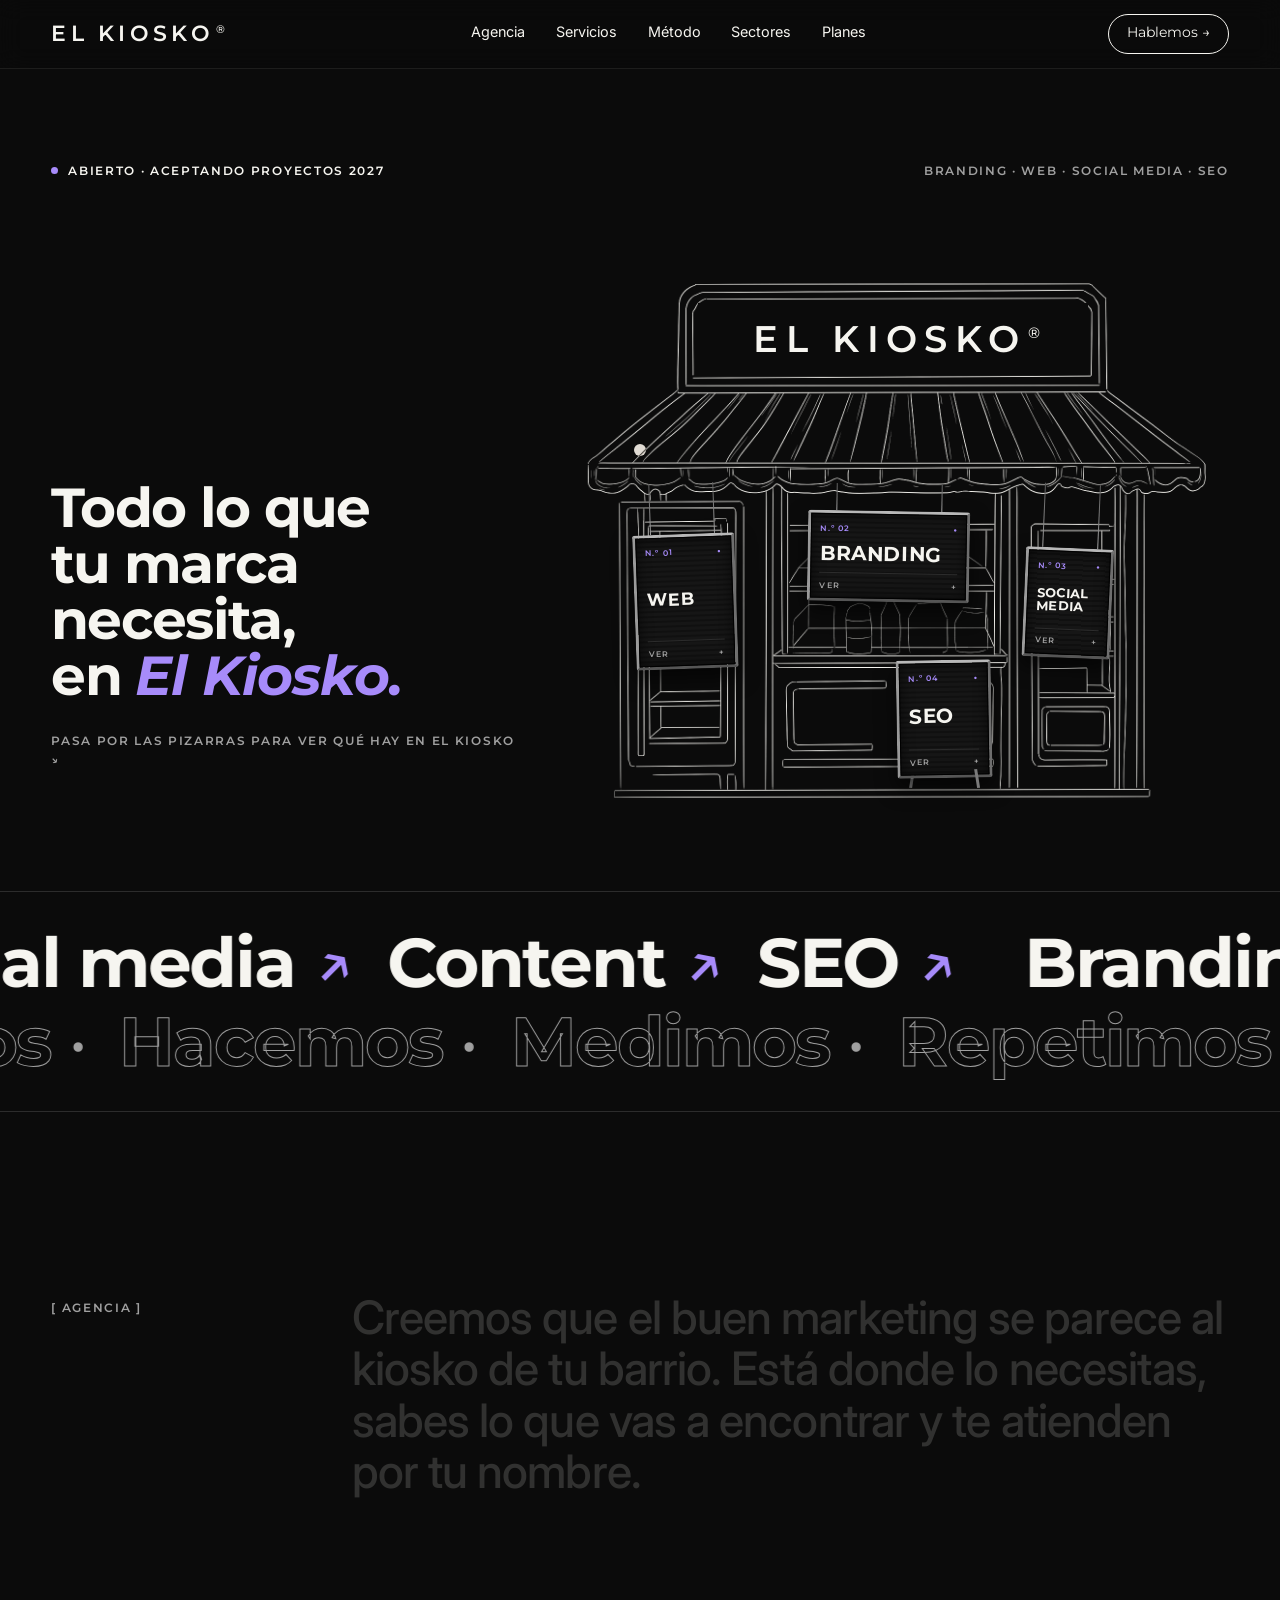
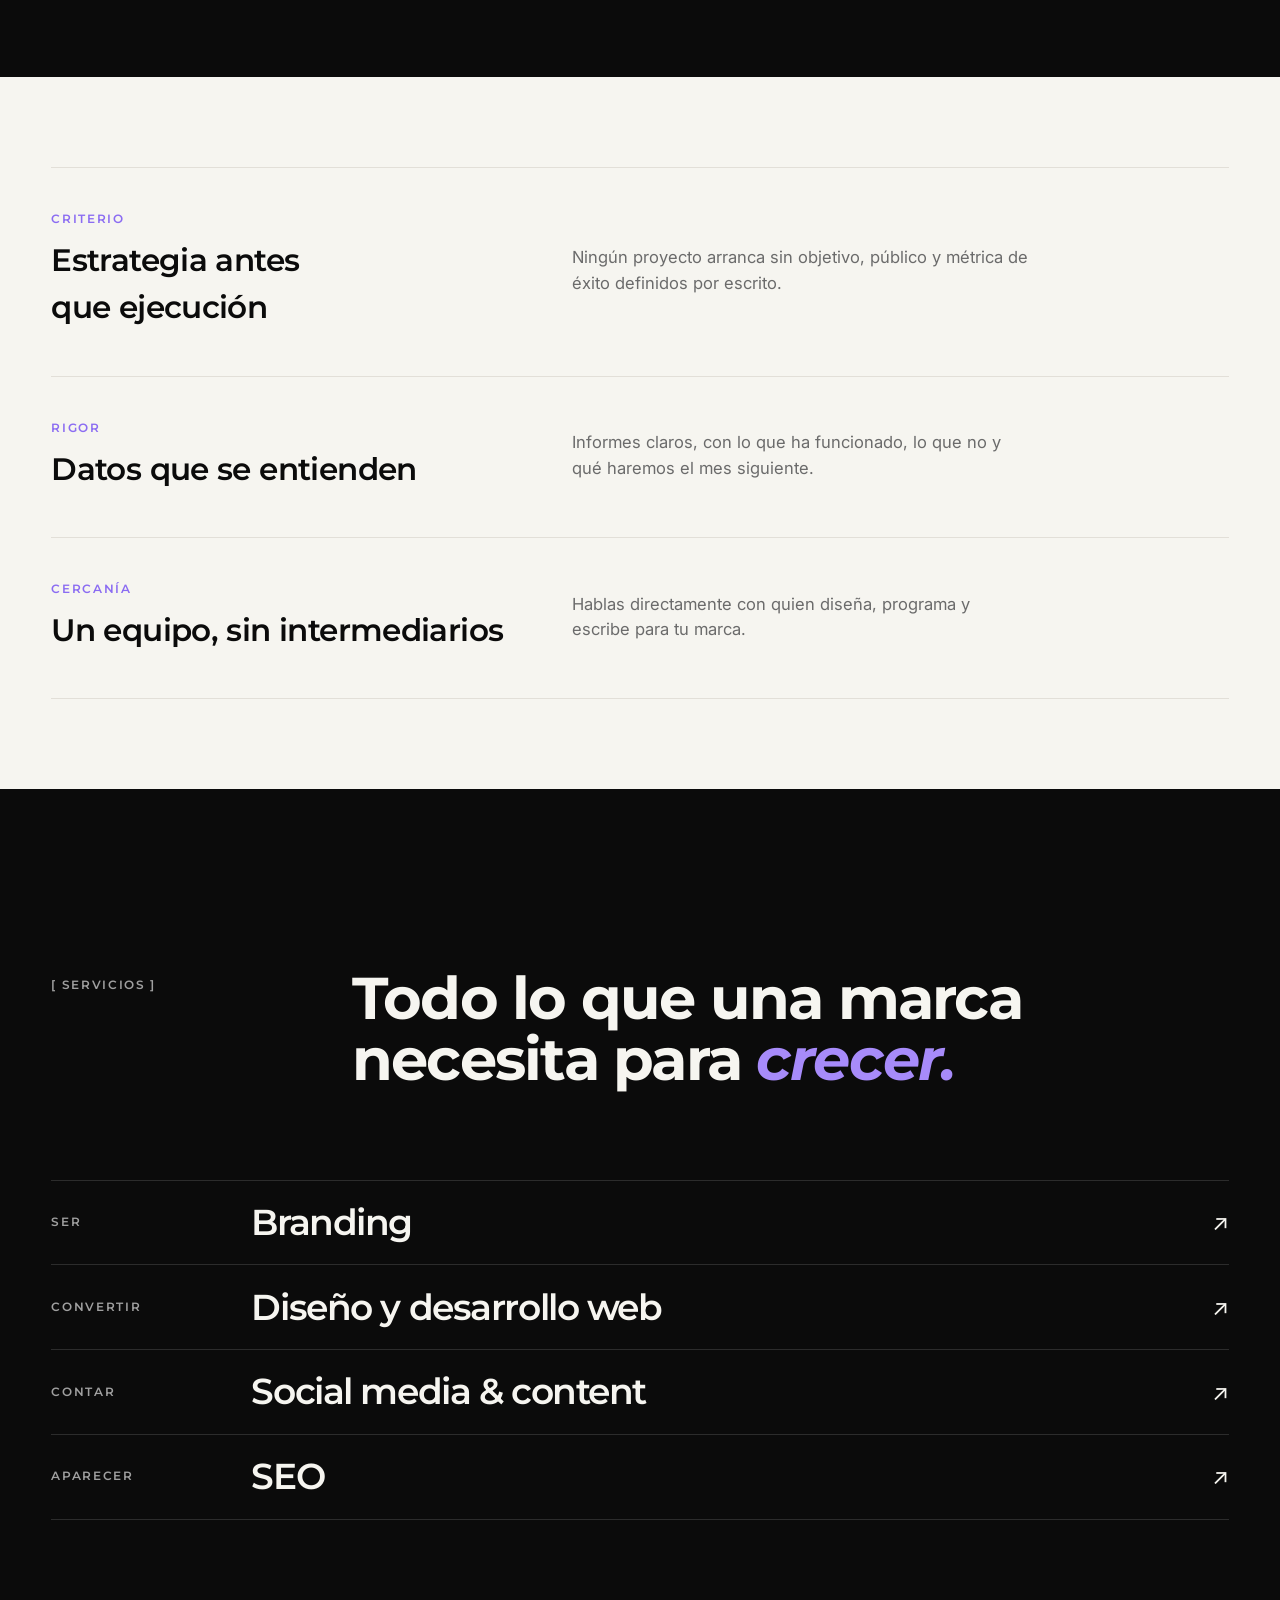
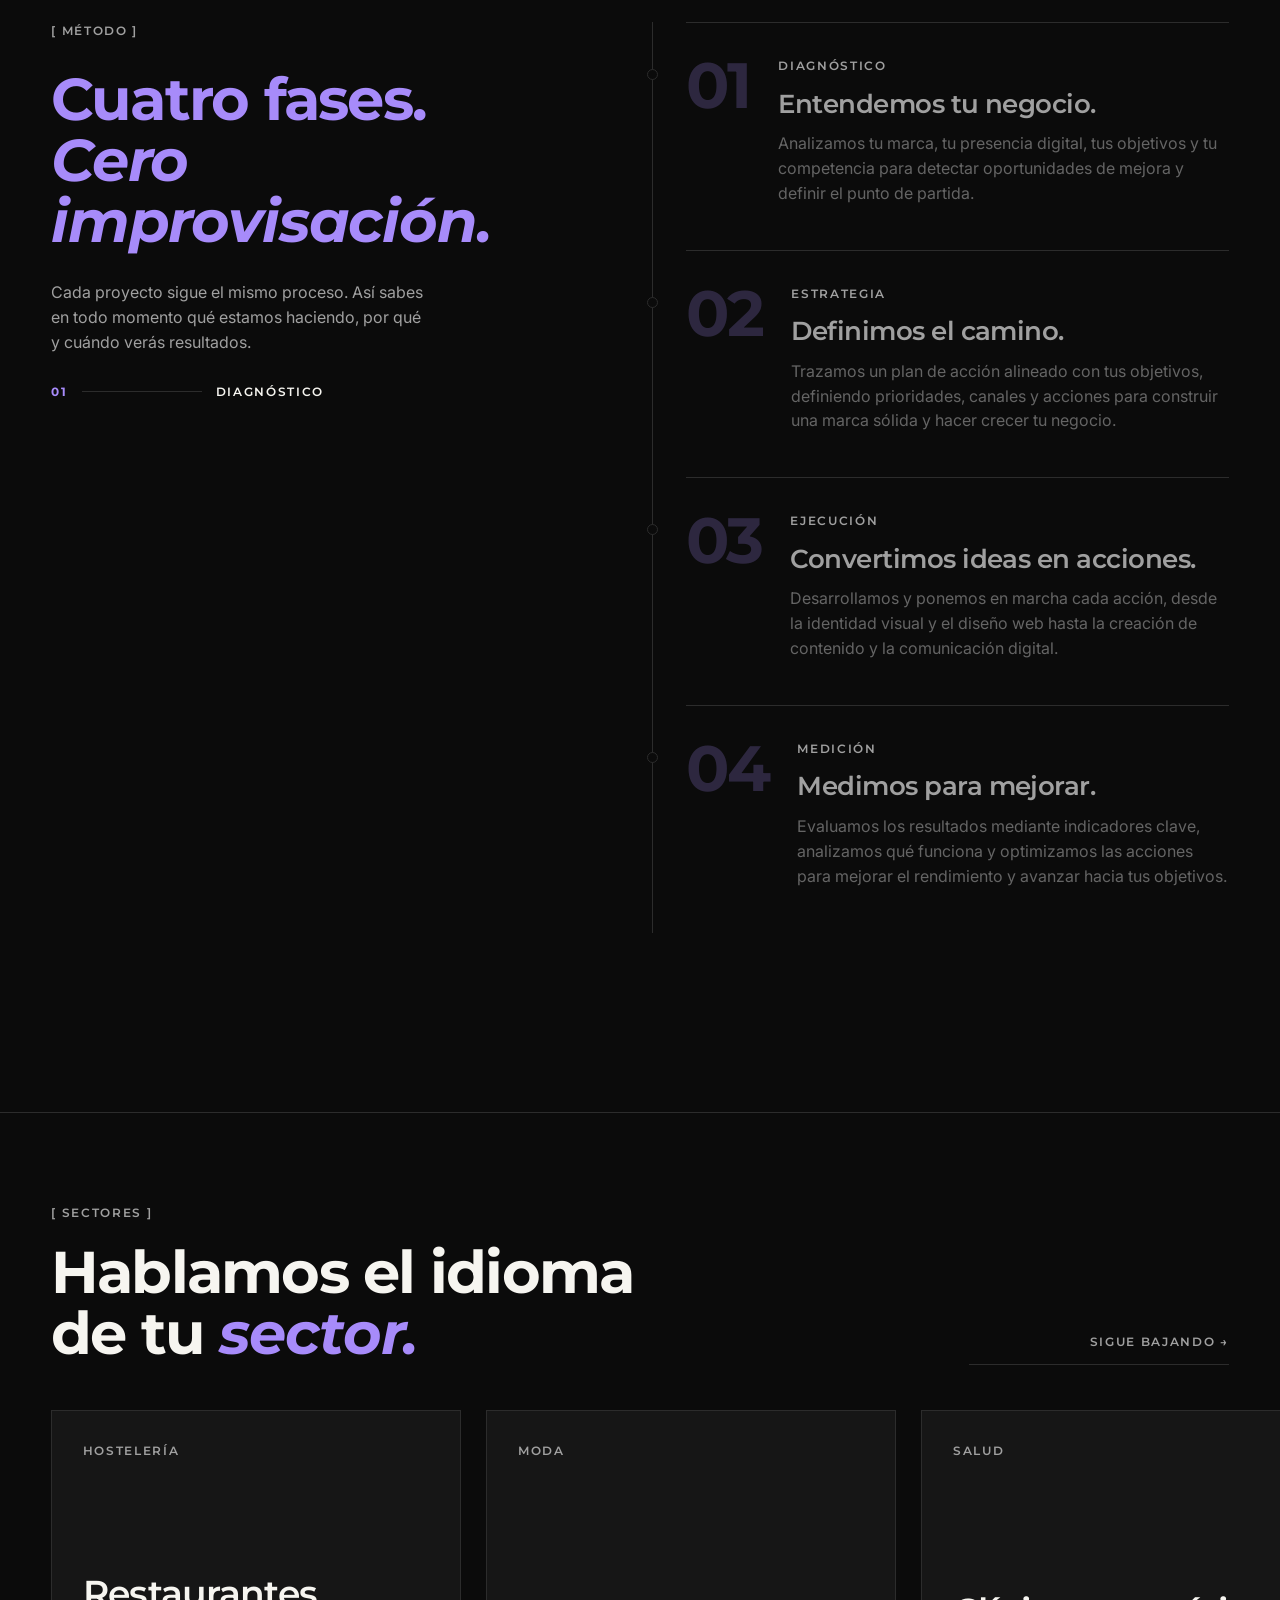
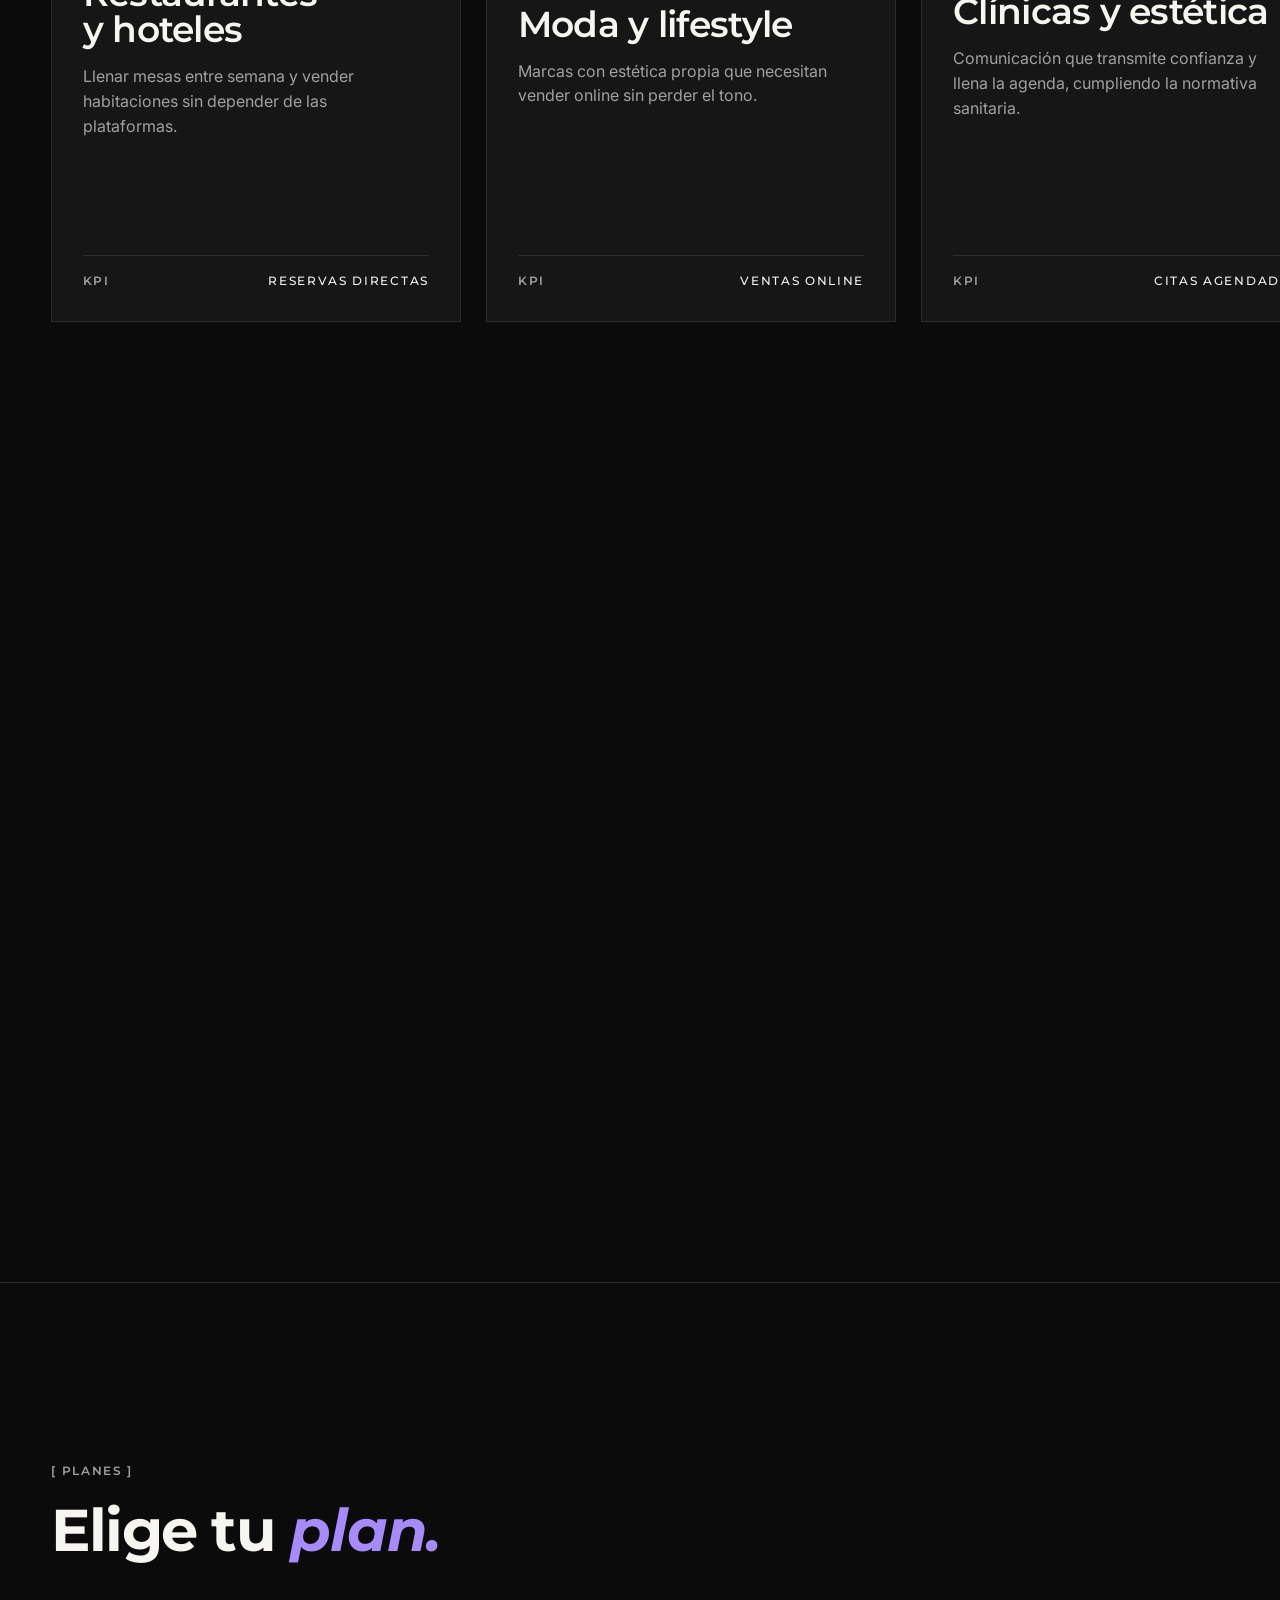
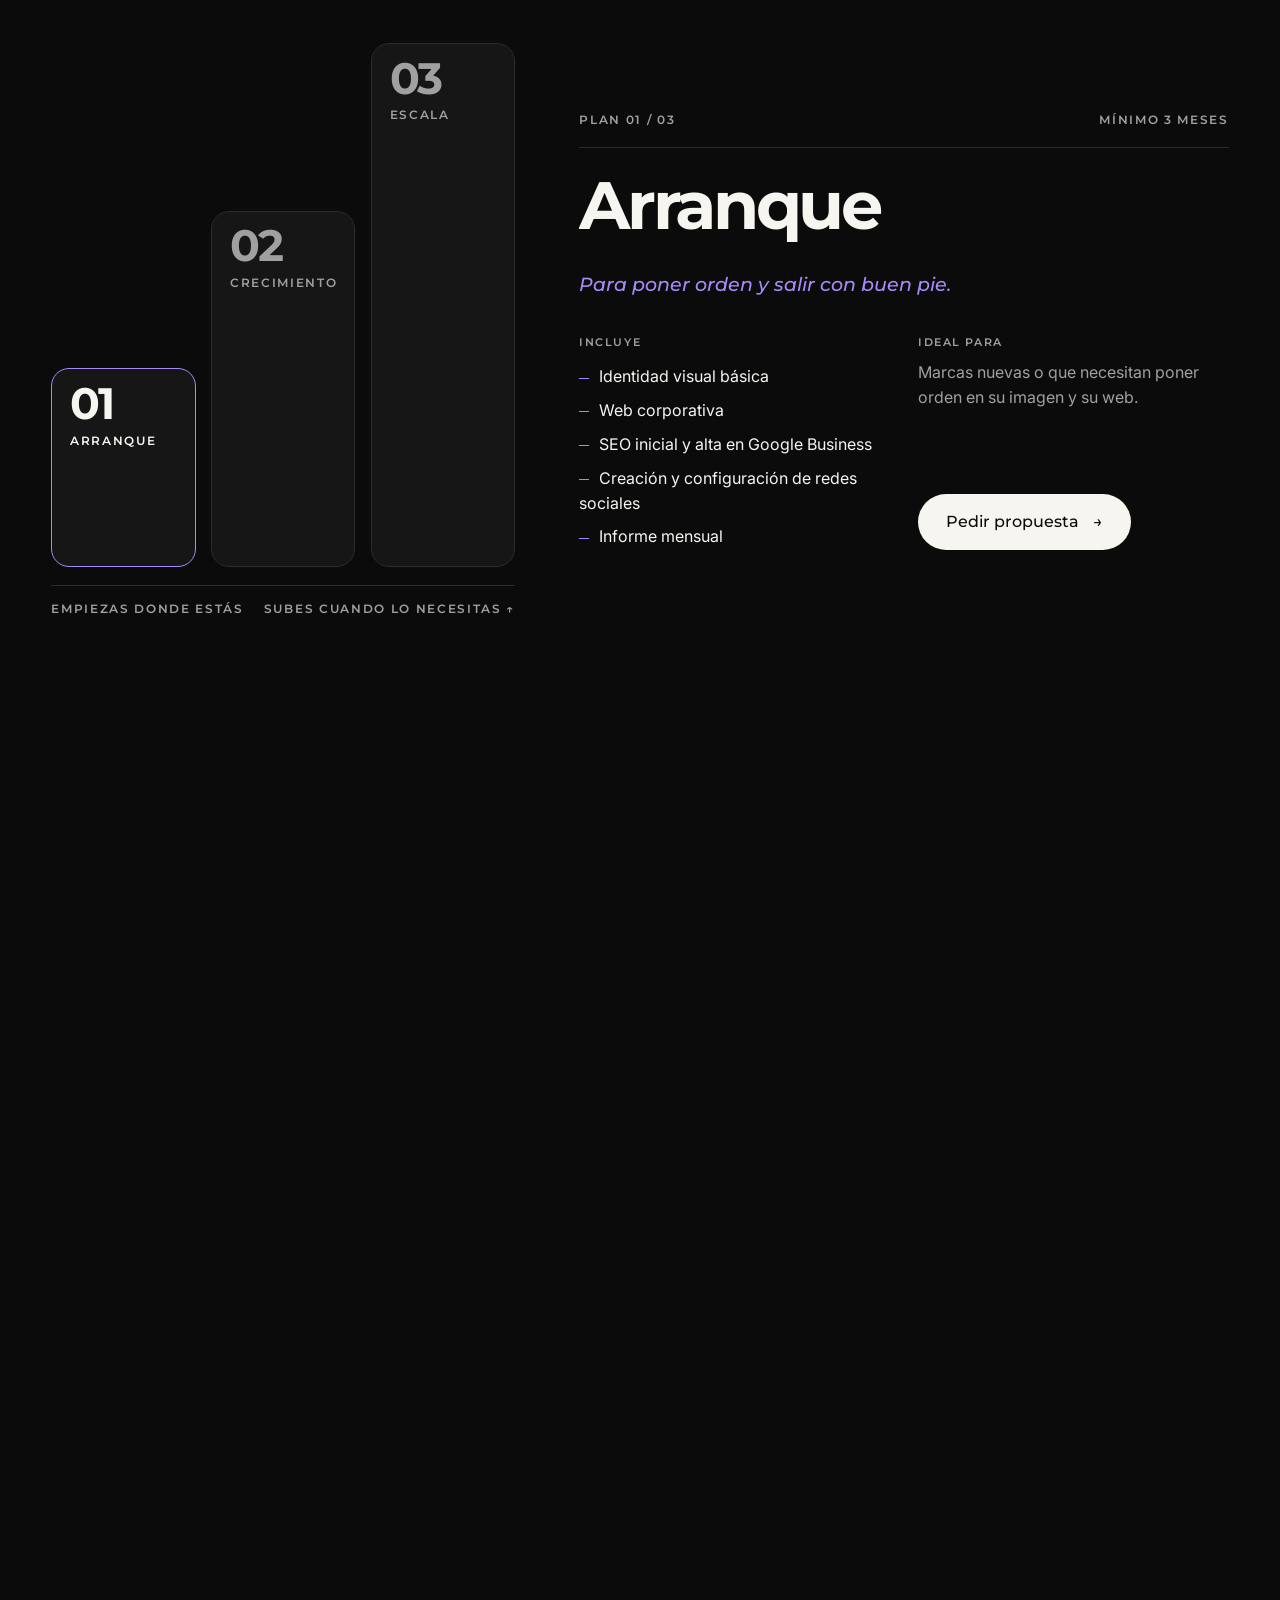
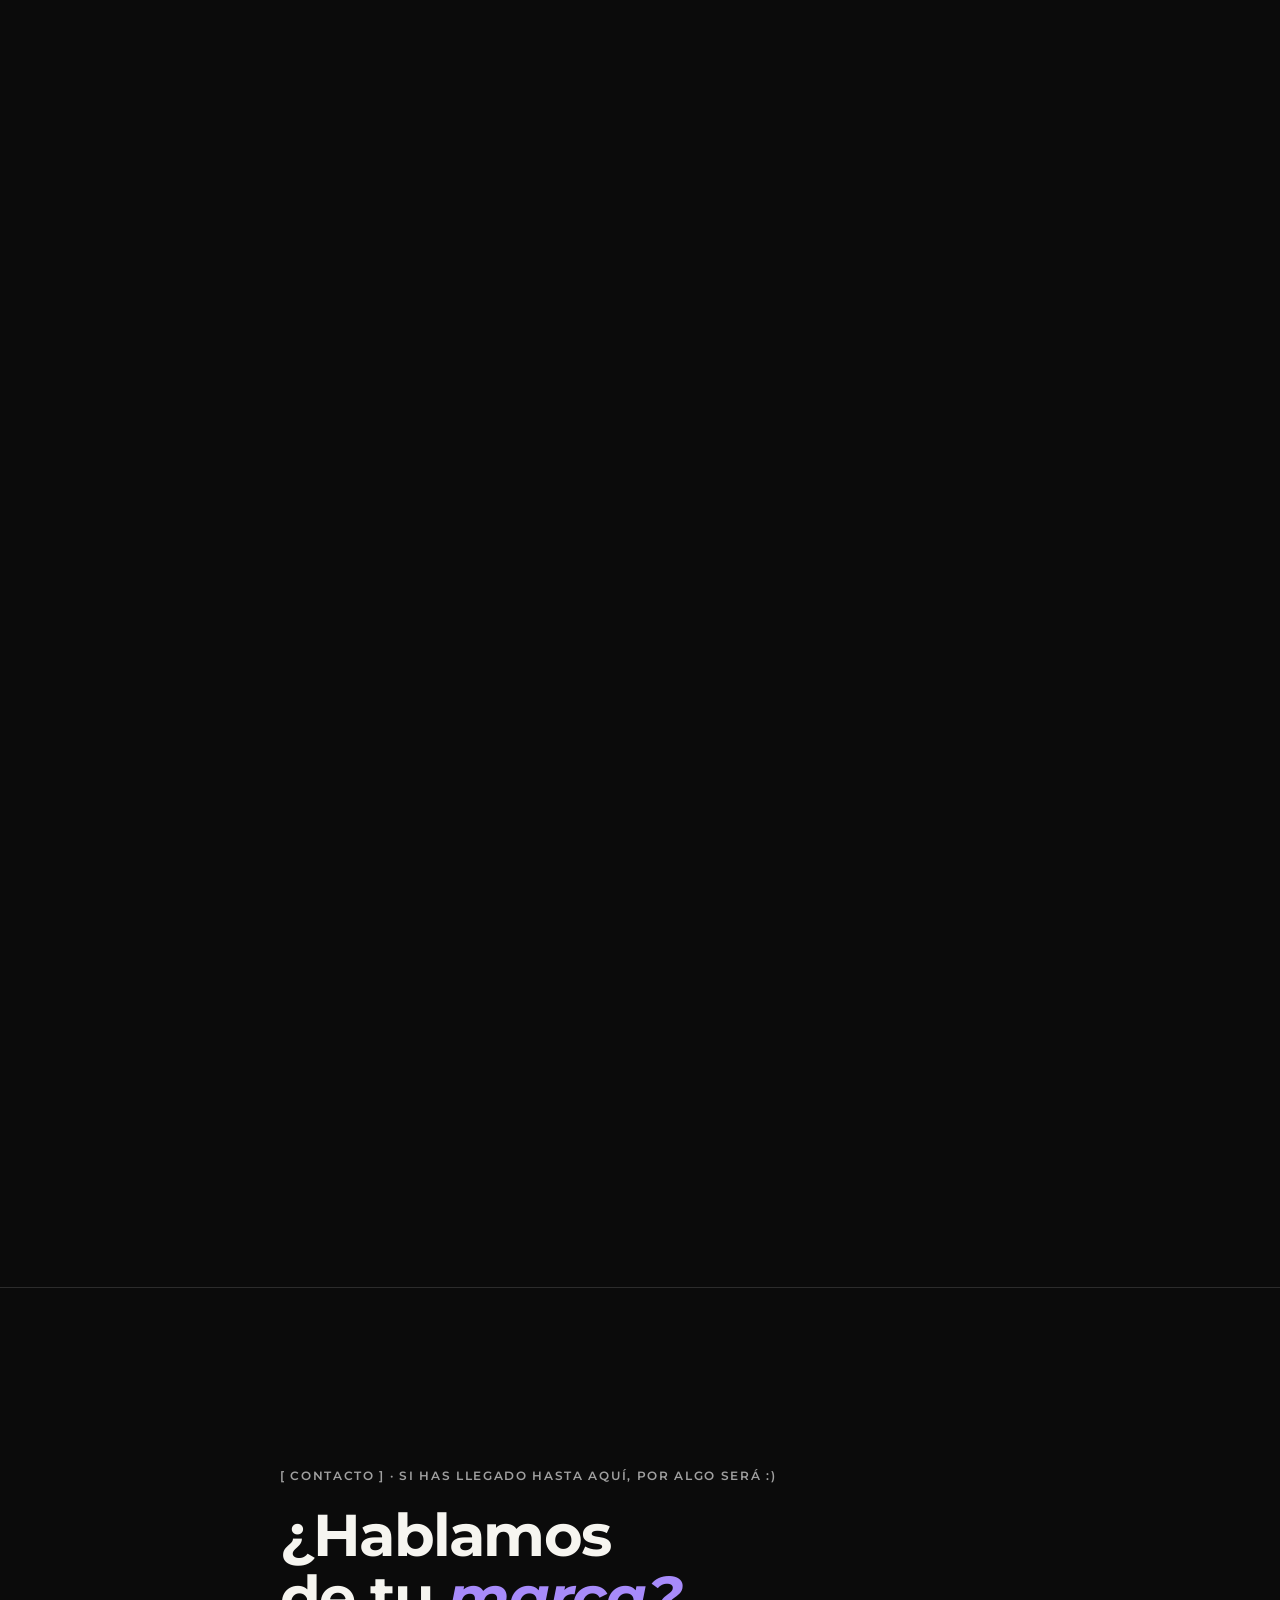
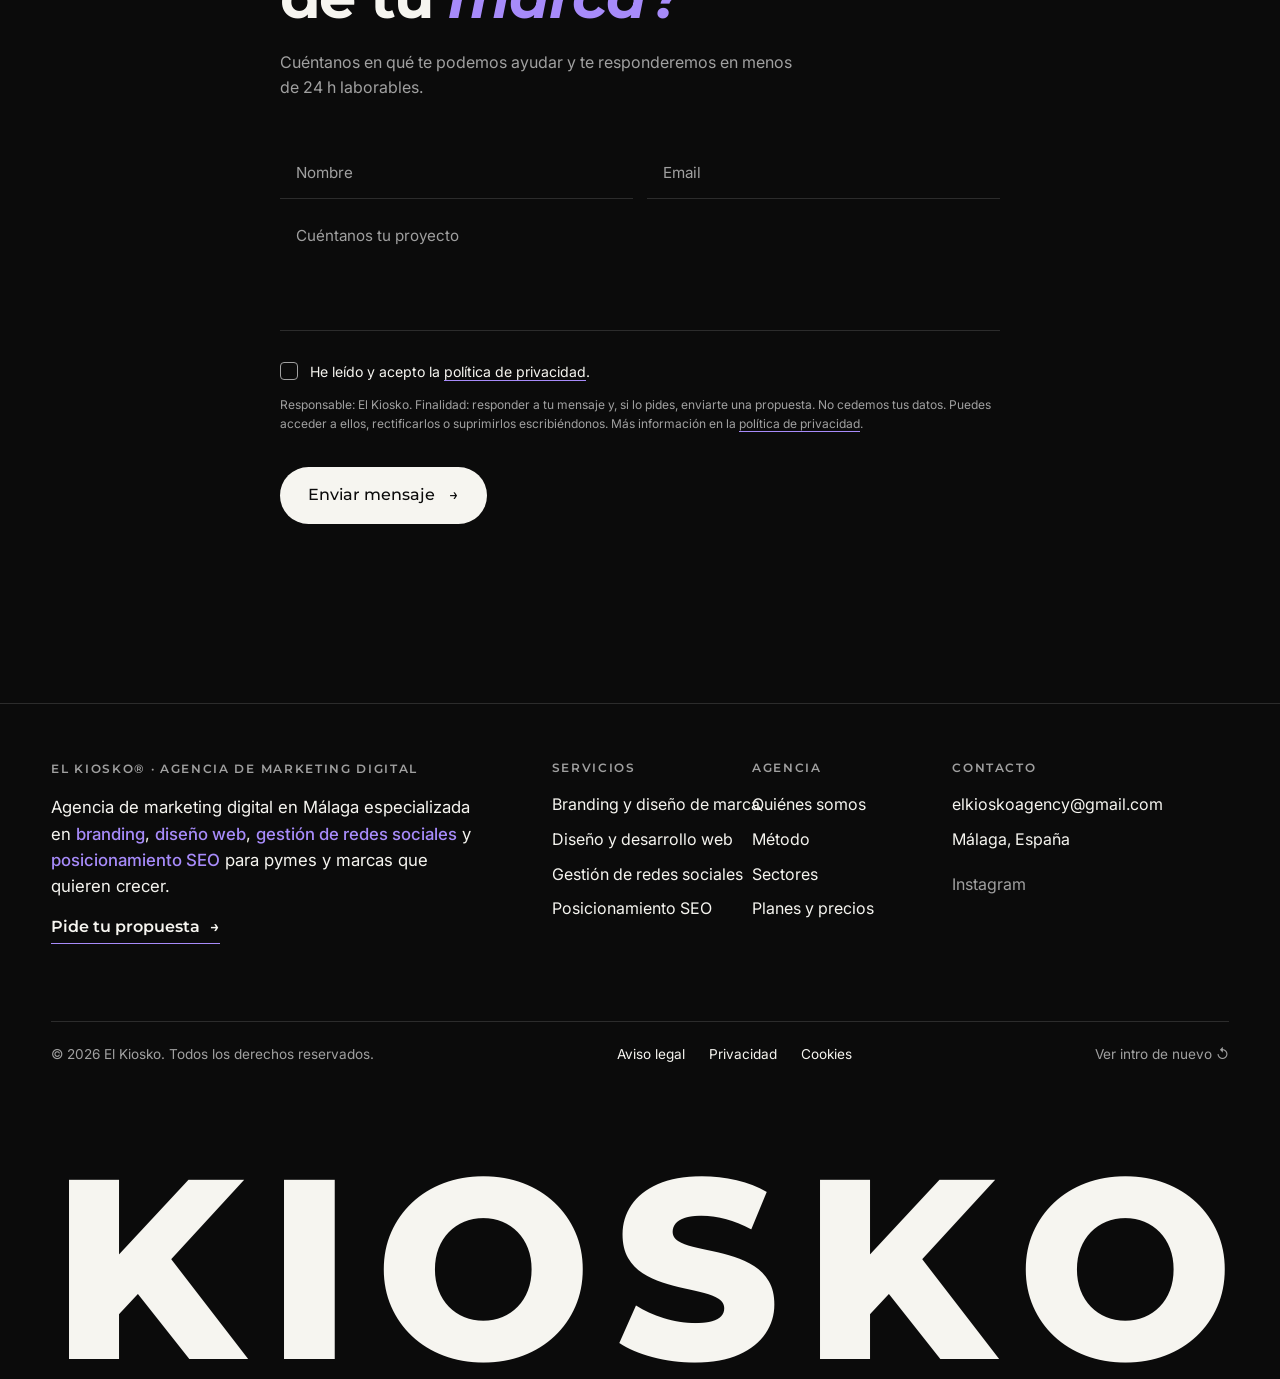
<file: index.html>
<!doctype html>
<html lang="es">
<head>
<meta charset="utf-8">
<meta name="viewport" content="width=device-width, initial-scale=1">
<title>El Kiosko Agencia</title>
<meta name="description" content="El Kiosko, agencia de marketing: branding, diseño y desarrollo web, social media & content y SEO.">
<link rel="preconnect" href="https://fonts.googleapis.com">
<link rel="preconnect" href="https://fonts.gstatic.com" crossorigin>
<link rel="stylesheet" href="https://fonts.googleapis.com/css2?family=Montserrat:ital,wght@0,400..800;1,500..800&family=Inter:wght@400..600&display=swap">
<script>document.documentElement.classList.add('js')</script>
<style>
/* Layout: editorial a sangre sobre negro absoluto; titulares enormes, rejilla de 12 columnas, ritmo vertical amplio */
:root{
  --ink:#0B0B0B;      /* negro profundo (principal) */
  --ink-2:#161616;    /* superficies */
  --line:#2C2C2C;     /* filetes */
  --mute:#A0A0A0;     /* gris neutro (textos secundarios) */
  --bone:#F6F5F0;     /* blanco roto */
  --accent:#A78BFA;   /* lavanda (acento) */
  --accent-ink:#0B0B0B;
  --f-display:"Montserrat","Helvetica Neue",Arial,sans-serif;
  --f-body:"Inter","Helvetica Neue",Arial,sans-serif;
  --f-serif:var(--f-display);
  --f-mono:var(--f-display);
  --pad:clamp(16px,4vw,56px);
  --ease:cubic-bezier(.76,0,.24,1);
  --ease-out:cubic-bezier(.16,1,.3,1);
  color-scheme:dark;
}
*,*::before,*::after{box-sizing:border-box}
html,body{overflow-x:clip}
html{scroll-behavior:smooth}
body{margin:0;background:var(--ink);color:var(--bone);font-family:var(--f-display);font-size:16px;line-height:1.55;font-variation-settings:"wdth" 100;-webkit-font-smoothing:antialiased}
body::before{content:"";position:fixed;inset:0 0 auto;height:env(safe-area-inset-top,0px);z-index:60;background:var(--ink)}
::selection{background:var(--accent);color:var(--accent-ink)}
a{color:inherit;text-decoration:none}
button{font:inherit;color:inherit;background:none;border:0;cursor:pointer;padding:0}
:focus-visible{outline:1px solid var(--accent);outline-offset:4px}
.wrap{padding-left:max(var(--pad),env(safe-area-inset-left,0px));padding-right:max(var(--pad),env(safe-area-inset-right,0px))}
.mono{font-family:var(--f-mono);font-size:.75rem;letter-spacing:.08em;text-transform:uppercase}
.serif{font-family:var(--f-serif);font-style:italic;font-weight:300;letter-spacing:-.01em}
.mute{color:var(--mute)}
h1,h2,h3{margin:0;font-weight:500;text-wrap:balance}
p{margin:0}

/* ---------- Revelado por líneas ---------- */
.line{display:block;overflow:hidden;padding-bottom:.06em;margin-bottom:-.06em}
.line>span{display:inline-block;will-change:transform}
.js .reveal .line>span{transform:translateY(105%);transition:transform 1.1s var(--ease-out)}
.js .reveal.is-in .line>span{transform:none}
.js .reveal .line:nth-child(2)>span{transition-delay:.08s}
.js .reveal .line:nth-child(3)>span{transition-delay:.16s}
.js .reveal .line:nth-child(4)>span{transition-delay:.24s}
.js .fade{opacity:0;transform:translateY(24px);transition:opacity 1s var(--ease-out),transform 1s var(--ease-out)}
.js .fade.is-in{opacity:1;transform:none}

/* ---------- Preloader ---------- */
.loader{position:fixed;inset:0;z-index:100;background:var(--bone);color:var(--ink);display:none;flex-direction:column;justify-content:space-between;padding-block:max(24px,env(safe-area-inset-top,0px)) max(24px,env(safe-area-inset-bottom,0px));transition:transform 1s var(--ease)}
.js .loader{display:flex}
.loader.out{transform:translateY(-100%)}
.loader__top{display:flex;justify-content:space-between}
.loader__count{font-size:clamp(5rem,22vw,20rem);font-weight:700;line-height:.8;letter-spacing:-.06em;font-variation-settings:"wdth" 75;font-variant-numeric:tabular-nums;align-self:flex-end}

/* ---------- Navegación ---------- */
/* fija y translúcida: siempre visible sin tapar lo que hay debajo */
.nav{position:fixed;top:0;left:0;right:0;z-index:50;padding-top:calc(env(safe-area-inset-top,0px) + 14px);padding-bottom:14px;display:flex;align-items:center;justify-content:space-between;gap:24px;background:rgba(11,11,11,.42);backdrop-filter:blur(12px) saturate(140%);-webkit-backdrop-filter:blur(12px) saturate(140%);border-bottom:1px solid rgba(246,245,240,.08);color:#F6F5F0}
.logo{font-weight:800;font-size:1.35rem;letter-spacing:-.04em;font-variation-settings:"wdth" 125}
.logo sup{font-size:.5em;font-weight:500;margin-left:2px}
.nav__links{display:flex;gap:clamp(16px,2.4vw,36px);font-size:.9rem}
.roll{display:inline-block;overflow:hidden;vertical-align:top;line-height:1.3}
.roll>span{display:block;position:relative;transition:transform .55s var(--ease)}
.roll>span::after{content:attr(data-t);position:absolute;left:0;top:100%}
a:hover .roll>span,button:hover .roll>span,.roll:hover>span{transform:translateY(-100%)}
.nav__cta{border:1px solid currentColor;border-radius:999px;padding:8px 18px;font-size:.9rem}
.burger{display:none;font-size:.9rem}
@media (max-width:860px){.nav__links,.nav__cta{display:none}.burger{display:block}}

.menu{position:fixed;inset:0;z-index:49;background:var(--ink-2);display:flex;flex-direction:column;justify-content:flex-end;gap:40px;padding-block:120px max(32px,env(safe-area-inset-bottom,0px));clip-path:inset(0 0 100% 0);transition:clip-path .9s var(--ease);visibility:hidden}
.menu.open{clip-path:inset(0);visibility:visible}
.menu a.big{display:block;font-size:clamp(2.6rem,12vw,5rem);font-weight:500;letter-spacing:-.04em;line-height:1.05}
.menu .line>span{transform:translateY(105%);transition:transform .9s var(--ease-out)}
.menu.open .line>span{transform:none}
.menu.open li:nth-child(2) .line>span{transition-delay:.06s}
.menu.open li:nth-child(3) .line>span{transition-delay:.12s}
.menu.open li:nth-child(4) .line>span{transition-delay:.18s}
.menu.open li:nth-child(5) .line>span{transition-delay:.24s}
.menu ul{list-style:none;margin:0;padding:0}

/* ---------- Cursor ---------- */
.cursor{position:fixed;top:0;left:0;width:12px;height:12px;margin:-6px 0 0 -6px;border-radius:50%;background:#ECE7DF;mix-blend-mode:difference;pointer-events:none;z-index:90;display:none;transition:width .35s var(--ease),height .35s var(--ease),margin .35s var(--ease),background .3s}
/* sobre algo pulsable: un poco más grande y en lavanda */
.cursor.big{width:28px;height:28px;margin:-14px 0 0 -14px;background:var(--accent);mix-blend-mode:normal;opacity:.9}
@media (hover:hover) and (pointer:fine){.cursor{display:block}}

/* ---------- Hero ---------- */
.hero{padding-top:clamp(130px,18vh,190px);padding-bottom:clamp(48px,8vh,96px);display:grid;gap:clamp(40px,7vh,80px)}
.hero__meta{display:flex;justify-content:space-between;flex-wrap:wrap;gap:12px 32px}
.dot{display:inline-block;width:7px;height:7px;border-radius:50%;background:var(--accent);margin-right:10px;vertical-align:1px;animation:pulse 2.4s infinite}
@keyframes pulse{50%{opacity:.25}}
.hero h1{font-size:clamp(2.5rem,9.2vw,10rem);line-height:.94;letter-spacing:-.045em;font-weight:500}
.hero h1 .serif{font-weight:300;letter-spacing:-.03em}
.hero h1 .indent{padding-left:clamp(0px,12vw,13rem)}
/* el titular cae desde arriba */
.js .hero h1 .line>span{transform:translateY(-105%);transition:transform 1.3s var(--ease-out)}
.js .hero h1 .line:nth-child(2)>span{transition-delay:.1s}
.js .hero h1 .line:nth-child(3)>span{transition-delay:.2s}
.js.loaded .hero h1 .line>span{transform:none}
.hero__foot{display:grid;grid-template-columns:repeat(12,1fr);gap:24px;align-items:end;border-top:1px solid var(--line);padding-top:28px}
.hero__foot p{grid-column:1 / span 5;font-size:clamp(1.05rem,1.5vw,1.3rem);line-height:1.5;max-width:46ch;min-width:0}
.paths{grid-column:7 / -1;display:grid;min-width:0}
.paths>.mono{padding-bottom:14px}
.path{position:relative;isolation:isolate;display:flex;justify-content:space-between;align-items:center;gap:16px;border-top:1px solid var(--line);padding:18px 0;font-size:clamp(1.25rem,2.1vw,1.9rem);letter-spacing:-.03em;overflow:hidden;transition:color .5s var(--ease),padding .5s var(--ease)}
.path:last-child{border-bottom:1px solid var(--line)}
.path::before{content:"";position:absolute;inset:0;z-index:-1;background:var(--accent);transform:scaleY(0);transform-origin:bottom;transition:transform .6s var(--ease)}
.path small{font-family:var(--f-mono);font-size:.7rem;letter-spacing:.08em;text-transform:uppercase;color:var(--mute);white-space:nowrap;transition:color .5s}
.path:hover{color:var(--accent-ink);padding-inline:16px}
.path:hover::before{transform:scaleY(1);transform-origin:top}
.path:hover small{color:var(--accent-ink)}
.scroll i{display:block;width:1px;height:48px;background:var(--line);position:relative;overflow:hidden}
.scroll i::after{content:"";position:absolute;inset:0;background:var(--bone);animation:drip 2s var(--ease) infinite}
@keyframes drip{0%{transform:translateY(-100%)}60%,100%{transform:translateY(100%)}}
@media (max-width:760px){.hero__foot p,.paths{grid-column:1 / -1}}

/* ---------- Marquesina ---------- */
.marquee{border-block:1px solid var(--line);padding-block:clamp(18px,3vw,34px);overflow:hidden;display:grid;gap:6px}
.marquee__row{display:flex;white-space:nowrap;will-change:transform}
.marquee__row span{font-size:clamp(2.2rem,6.5vw,6.5rem);font-weight:600;letter-spacing:-.04em;line-height:1.05;padding-right:.5em;font-variation-settings:"wdth" 112}
.marquee__row span em{font-family:var(--f-serif);font-weight:300;color:var(--accent);padding-right:.5em}
.marquee__row.outline span{color:transparent;-webkit-text-stroke:1px var(--mute)}
.marquee__row.outline span em{-webkit-text-stroke:0;color:var(--mute)}

/* ---------- Secciones ---------- */
section{position:relative}
.sec{padding-block:clamp(90px,14vw,190px)}
.sec__head{display:grid;grid-template-columns:repeat(12,1fr);gap:24px;margin-bottom:clamp(48px,7vw,100px)}
.sec__head .mono{grid-column:1 / span 3;padding-top:.7em}
.sec__head h2{grid-column:4 / -1;font-size:clamp(2.2rem,5.6vw,5.4rem);line-height:.98;letter-spacing:-.04em}
@media (max-width:760px){.sec__head .mono,.sec__head h2{grid-column:1 / -1}}
/* Cabecera con la etiqueta encima y el título a la izquierda, como en Método y Sectores */
.sec__head--stack{grid-template-columns:1fr;gap:20px}
#planes .sec__head{margin-bottom:0}
.sec__head--stack .mono,.sec__head--stack h2{grid-column:1 / -1;padding-top:0}

/* Agencia / manifiesto */
.manifesto{display:grid;grid-template-columns:repeat(12,1fr);gap:24px}
.manifesto>.mono{grid-column:1 / span 3;padding-top:.6em}
.manifesto p.big{grid-column:4 / -1;font-size:clamp(1.6rem,3.6vw,3.4rem);line-height:1.12;letter-spacing:-.025em;font-weight:400;min-width:0}
.js .manifesto .w{opacity:.16;transition:opacity .25s linear}
.js .manifesto .w.on{opacity:1}
/* pilares en filas: etiqueta y título a la izquierda, texto al lado */
.sec--pillars{padding-block:clamp(56px,7vw,110px)}
.pillars{display:grid;border-bottom:1px solid var(--line)}
.pillar{position:relative;padding:clamp(28px,3.4vw,44px) 0;display:grid;grid-template-columns:minmax(0,5fr) minmax(0,7fr);gap:8px clamp(24px,4vw,64px);align-items:center;text-align:left;min-width:0;transform-origin:left center}
.pillar .mono{grid-column:1}
.pillar h3{grid-column:1;font-size:clamp(1.4rem,2.4vw,2.2rem);letter-spacing:-.02em}
.pillar p{grid-column:2;grid-row:1 / span 2;color:var(--mute);font-size:clamp(1rem,1.3vw,1.15rem);max-width:46ch}
/* al bajar: entran desenfocados y el filete superior se dibuja de izquierda a derecha */
.js .pillar.fade{filter:blur(4px);transition:opacity 1s var(--ease-out),transform .6s var(--ease-out),filter 1s var(--ease-out)}
.js .pillar.fade.is-in{filter:none}
.pillar::before{content:"";position:absolute;left:0;right:0;top:0;height:1px;background:var(--line);transform-origin:left;transition:transform 1.2s var(--ease-out) .2s}
.js .pillar:not(.is-in)::before{transform:scaleX(0)}
/* al pasar el puntero: un poco de zoom */
.js .pillar.fade.is-in:hover,.pillar:hover{transform:scale(1.08)}
.pillar p{transition:color .4s}
.pillar:hover p{color:var(--bone)}
@media (max-width:760px){.manifesto>.mono,.manifesto p.big{grid-column:1 / -1}.pillar{grid-template-columns:1fr}.pillar p{grid-column:1;grid-row:auto}}

/* Servicios */
#servicios{padding-bottom:clamp(24px,3vw,40px)}
.svc-list{list-style:none;margin:0;padding:0;border-top:1px solid var(--line)}
.svc{position:relative;border-bottom:1px solid var(--line);overflow:hidden}
/* al pasar, la fila se rellena de lavanda y el texto pasa a negro */
.svc::before{content:"";position:absolute;inset:0;background:#A78BFA;transform:scaleY(0);transform-origin:bottom;transition:transform .7s var(--ease)}
/* fila compacta en una sola línea: etiqueta · título · información (oculta) · flecha */
.svc__in{position:relative;display:grid;grid-template-columns:repeat(12,1fr);gap:0 24px;align-items:center;padding-block:clamp(18px,1.8vw,26px);transition:color .5s var(--ease)}
.svc__tag{grid-column:1 / span 2;transition:color .5s}
.svc h3{grid-column:3 / span 5;font-size:clamp(1.5rem,2.8vw,2.6rem);font-weight:600;line-height:1.05;letter-spacing:-.04em;transition:transform .7s var(--ease);min-width:0}
.svc__body{grid-column:8 / span 4;display:grid;gap:12px;min-width:0}
.svc__body p{color:var(--mute);font-size:.95rem;transition:color .5s;max-width:44ch}
.chips{display:flex;flex-wrap:wrap;gap:6px}
.chips span{font-family:var(--f-mono);font-size:.68rem;letter-spacing:.06em;text-transform:uppercase;border:1px solid var(--line);border-radius:999px;padding:4px 10px;transition:border-color .5s}
.arrow{grid-column:12;justify-self:end;font-size:1.4rem;transition:transform .7s var(--ease)}
@media (hover:hover){
  /* la información no ocupa sitio hasta que se pasa por encima; entonces la fila se abre */
  .svc__body{max-height:0;overflow:hidden;opacity:0;transition:max-height .6s var(--ease),opacity .4s}
  .svc:hover .svc__body{max-height:240px;opacity:1;padding-block:14px;transition:max-height .6s var(--ease),opacity .5s .15s,padding .6s var(--ease)}
  .svc:hover::before{transform:scaleY(1);transform-origin:top}
  .svc:hover .svc__in,.svc:hover .svc__tag{color:#0B0B0B}
  .svc:hover .svc__body p{color:rgba(11,11,11,.82)}
  .svc:hover .chips span{border-color:rgba(11,11,11,.4)}
  .svc:hover h3{transform:translateX(clamp(8px,1.5vw,24px))}
  .svc:hover .arrow{transform:rotate(-45deg)}
}
@media (max-width:860px){.svc__in{gap:10px 16px}.svc__tag,.svc h3,.svc__body{grid-column:1 / -1}.arrow{display:none}}
#metodo{padding-top:clamp(48px,5vw,80px)}

/* Método */
.method{display:grid;grid-template-columns:repeat(12,1fr);gap:24px}
.method__side{grid-column:1 / span 5;position:sticky;top:calc(env(safe-area-inset-top,0px) + 110px);align-self:start;display:grid;gap:28px}
.method__side h2{font-size:clamp(2.2rem,5.6vw,5.4rem);line-height:.98;letter-spacing:-.04em;color:var(--accent)}
.method__side p{color:var(--mute);max-width:38ch}
/* indicador de la fase que se está leyendo */
.phase{display:flex;align-items:center;gap:14px;color:var(--mute)}
.phase b{color:var(--accent);font-weight:700}
.phase i{position:relative;display:block;width:120px;height:1px;background:var(--line);overflow:hidden}
.phase i::after{content:"";position:absolute;inset:0;background:var(--accent);transform:scaleX(var(--p,0));transform-origin:left}
.phase em{font-style:normal;color:var(--bone);display:inline-block;transition:opacity .3s,transform .4s var(--ease-out)}
.phase em.swap{opacity:0;transform:translateY(6px)}
/* raíl vertical que se va llenando de lavanda al bajar */
.steps{grid-column:7 / -1;list-style:none;margin:0;padding:0 0 0 34px;counter-reset:s;position:relative}
.steps::before,.steps::after{content:"";position:absolute;left:0;top:0;bottom:0;width:1px;background:var(--line)}
.steps::after{width:2px;left:-.5px;background:var(--accent);transform:scaleY(var(--p,0));transform-origin:top}
.step{position:relative;border-top:1px solid var(--line);padding-block:34px 44px;display:grid;grid-template-columns:auto 1fr;gap:8px 28px}
.step::before{content:"";position:absolute;left:-39px;top:46px;width:11px;height:11px;border-radius:50%;background:var(--ink);border:1px solid var(--line);transition:background .4s,border-color .4s,box-shadow .4s}
.step::after{content:"";position:absolute;left:0;right:0;top:-1px;height:1px;background:var(--accent);transform:scaleX(0);transform-origin:left;transition:transform .8s var(--ease-out)}
.step__n{font-family:var(--f-serif);font-style:italic;font-size:clamp(2.8rem,5vw,4.4rem);line-height:.9;color:rgba(167,139,250,.22);font-weight:300;grid-row:span 3;transition:color .5s}
.step h3{font-size:1.6rem;letter-spacing:-.03em;color:var(--mute);transition:color .5s,transform .6s var(--ease-out)}
.step .mono{color:var(--mute)}
.step p{color:var(--mute);max-width:44ch;opacity:.6;transition:opacity .5s}
/* fase activa (la que está en el centro de la pantalla) o bajo el puntero */
.step.on::before,.step:hover::before{background:var(--accent);border-color:var(--accent);box-shadow:0 0 0 6px rgba(167,139,250,.15)}
.step.on::after,.step:hover::after{transform:scaleX(1)}
.step.on .step__n,.step:hover .step__n{color:var(--accent)}
.step.on h3,.step:hover h3{color:var(--bone)}
.step.on p,.step:hover p{opacity:1}
.step:hover h3{transform:translateX(10px)}
@media (max-width:860px){.method__side,.steps{grid-column:1 / -1}.method__side{position:static}}

/* Sectores: scroll horizontal */
.hscroll{border-top:1px solid var(--line)}
.hscroll__pin{position:sticky;top:0;height:100vh;height:100svh;overflow:hidden;display:flex;flex-direction:column;justify-content:center;gap:clamp(28px,5vh,56px)}
.hscroll__top{display:flex;justify-content:space-between;align-items:end;gap:24px;flex-wrap:wrap}
.hscroll__top h2{font-size:clamp(2.2rem,5.6vw,5.4rem);line-height:.98;letter-spacing:-.04em}
.bar{width:min(260px,40vw);height:1px;background:var(--line);position:relative}
.bar i{position:absolute;inset:0;background:var(--bone);transform-origin:left;transform:scaleX(0)}
.track{display:flex;gap:clamp(16px,2vw,28px);will-change:transform;width:max-content}
.card{width:clamp(280px,32vw,460px);aspect-ratio:4/5;max-width:100%;background:var(--ink-2);border:1px solid var(--line);padding:clamp(22px,2.4vw,34px);display:flex;flex-direction:column;justify-content:space-between;position:relative;overflow:hidden;transition:border-color .5s}
.card::after{content:"";position:absolute;inset:auto -20% -60% -20%;height:80%;background:radial-gradient(closest-side,rgba(167,139,250,.24),transparent);opacity:0;transition:opacity .6s}
.card:hover{border-color:#4A463F}
.card:hover::after{opacity:1}
.card h3{font-size:clamp(1.8rem,2.8vw,2.7rem);line-height:1;letter-spacing:-.035em}
.card p{color:var(--mute);max-width:32ch}
.kpi{display:flex;justify-content:space-between;gap:12px;border-top:1px solid var(--line);padding-top:16px;position:relative;z-index:1}
.kpi b{font-weight:500;color:var(--bone)}
@media (max-width:860px){
  .hscroll__pin{position:static;height:auto;padding-block:clamp(90px,14vw,190px)}
  /* en móvil los sectores pasan de lado: con el dedo o con las flechas */
  .track{width:auto;gap:12px;transform:none!important;will-change:auto;overflow-x:auto;scroll-snap-type:x mandatory;overscroll-behavior-x:contain;scrollbar-width:none}
  .track::-webkit-scrollbar{display:none}
  .card{flex:0 0 100%;aspect-ratio:auto;gap:40px;padding-inline:30px;scroll-snap-align:center}
}
.hs-ctl{display:grid;gap:12px;justify-items:end}
.hs-wrap{position:relative}
.hs-arrow{display:none}
@media (max-width:860px){
  .hs-ctl{display:none}
  .hs-arrow{display:grid;place-items:center;position:absolute;z-index:2;top:50%;width:36px;height:36px;margin-top:-18px;border:1px solid var(--line);border-radius:50%;background:var(--ink);color:var(--bone);font:inherit;font-size:1rem;line-height:1;cursor:pointer;transition:opacity .3s}
  /* zona de toque más grande que el círculo */
  .hs-arrow::after{content:"";position:absolute;inset:-6px}
  .hs-arrow--prev{left:4px}
  .hs-arrow--next{right:4px}
  .hs-arrow:disabled{opacity:.3;cursor:default}
  .hs-arrow:focus-visible{outline:2px solid var(--accent);outline-offset:2px}
}
.card--cta{background:var(--accent);color:var(--accent-ink);border-color:var(--accent)}
.card--cta p,.card--cta .mono,.card--cta .kpi b{color:var(--accent-ink)}
.card--cta .kpi{border-color:rgba(10,10,10,.25)}
.card--cta:hover{border-color:var(--bone)}

/* Compromisos */
.commit{display:grid;grid-template-columns:repeat(4,1fr);border-top:1px solid var(--line)}
.commit div{padding:32px 28px 8px 0;display:grid;gap:14px;align-content:start;min-width:0}
.commit div+div{padding-left:28px;border-left:1px solid var(--line)}
.commit strong{font-family:var(--f-serif);font-style:italic;font-weight:300;font-size:clamp(2.4rem,4vw,3.6rem);line-height:1;letter-spacing:-.02em;color:var(--bone)}
.commit h3{font-size:1.15rem;letter-spacing:-.02em}
.commit p{color:var(--mute);font-size:.95rem}
@media (max-width:960px){.commit{grid-template-columns:1fr 1fr}.commit div:nth-child(3){padding-left:0;border-left:0}.commit div:nth-child(n+3){border-top:1px solid var(--line);margin-top:24px}}
@media (max-width:560px){.commit{grid-template-columns:1fr}.commit div,.commit div+div{padding:28px 0;border-left:0;border-top:1px solid var(--line);margin:0}.commit div:first-child{border-top:0}}

/* FAQ */

/* Contacto */
.contact{border-top:1px solid var(--line)}
/* Contacto: columna estrecha y centrada; campos sin caja, solo una línea que se vuelve lavanda al pulsar */
.contact__col{width:min(100%,720px);margin-inline:auto}
.contact .sec__head{margin-bottom:0}
.contact__lead{margin:22px 0 clamp(32px,4vw,48px);max-width:52ch;color:var(--mute)}
.brief{display:grid;grid-template-columns:1fr 1fr;gap:12px 14px;grid-column:auto}
.fld{border-bottom:1px solid var(--line);background:linear-gradient(var(--accent),var(--accent)) 0 100%/0 1px no-repeat;transition:background-size .6s var(--ease-out)}
.fld:focus-within{background-size:100% 1px}
.fld--full{grid-column:1 / -1}
.fld input,.fld textarea{display:block;width:100%;min-height:0;margin:0;padding:14px 16px;border:0;font:400 .95rem/1.5 var(--f-body);color:var(--bone);background:transparent;resize:none}
.fld textarea{min-height:110px;overflow:hidden}
.fld ::placeholder{color:var(--mute);opacity:1;transition:opacity .3s}
.fld :focus::placeholder{opacity:.45}
.fld :focus-visible{outline:none}
.consent{grid-column:1 / -1;display:flex;gap:12px;align-items:flex-start;margin-top:18px;font:400 .88rem/1.5 var(--f-body);letter-spacing:0;text-transform:none;color:var(--bone);cursor:pointer}
.consent input{appearance:none;flex:none;width:18px;height:18px;margin:1px 0 0;padding:0;border:1px solid var(--mute);border-radius:4px;display:grid;place-content:center;cursor:pointer;transition:background .3s,border-color .3s}
.consent input::after{content:"";width:9px;height:5px;border:2px solid var(--ink);border-top:0;border-right:0;transform:rotate(-45deg) translate(1px,-1px) scale(0);transition:transform .3s var(--ease-out)}
.consent input:checked{background:var(--accent);border-color:var(--accent)}
.consent input:checked::after{transform:rotate(-45deg) translate(1px,-1px) scale(1)}
.consent input:focus-visible{outline:2px solid var(--accent);outline-offset:3px}
.consent a,.consent__info a{text-decoration:underline;text-decoration-color:var(--accent);text-underline-offset:3px}
.consent__info{grid-column:1 / -1;margin:0;font-size:.75rem;line-height:1.6;color:var(--mute)}
.brief__foot{grid-column:1 / -1;display:flex;align-items:center;gap:20px;flex-wrap:wrap;margin-top:22px}
.brief__foot .note{margin:0;color:var(--mute);font-size:.85rem}
.brief__done{grid-column:1 / -1;display:none;gap:12px;justify-items:start}
.brief.sent>:not(.brief__done){display:none}
.brief.sent .brief__done{display:grid;animation:brief-in .9s var(--ease-out)}
.brief__done h3{font-size:clamp(1.5rem,2.4vw,2.1rem);font-weight:700;letter-spacing:-.03em;line-height:1.1}
.brief__done p{margin:0;color:var(--mute)}
@keyframes brief-in{from{opacity:0;transform:translateY(20px)}}
@media (max-width:600px){.brief{grid-template-columns:1fr}}
@media (prefers-reduced-motion:reduce){.fld{transition:none}.brief.sent .brief__done{animation:none}}
label,.legend{font-family:var(--f-mono);font-size:.7rem;letter-spacing:.08em;text-transform:uppercase;color:var(--mute)}
input,select,textarea{font:inherit;color:var(--bone);background:transparent;border:0;border-bottom:1px solid var(--line);padding:10px 0;border-radius:0;outline:none;transition:border-color .4s;width:100%}
select option{background:var(--ink-2)}
textarea{resize:vertical;min-height:110px}
input:focus,select:focus,textarea:focus{border-color:var(--bone)}
.send{grid-column:1 / -1;display:flex;align-items:center;justify-content:space-between;gap:24px;flex-wrap:wrap}
.btn{display:inline-flex;align-items:center;gap:14px;background:var(--bone);color:var(--ink);border-radius:999px;padding:16px 28px;font-weight:500;position:relative;overflow:hidden}
.btn::before{content:"";position:absolute;inset:0;background:var(--accent);transform:translateY(101%);transition:transform .6s var(--ease)}
.btn:hover::before{transform:none}
.btn>*{position:relative}
.note{color:var(--mute);font-size:.9rem;min-height:1.5em}

/* Footer */
footer{border-top:1px solid var(--line);padding-top:56px;overflow:hidden}
/* Footer: marca y propuesta de valor con las palabras clave, servicios, agencia y datos de contacto (NAP) */
.foot{display:grid;grid-template-columns:repeat(12,1fr);gap:40px 24px}
.foot__brand{grid-column:span 5;display:grid;gap:16px;align-content:start;min-width:0}
.foot__brand p{margin:0}
.foot__pitch{max-width:40ch;font-size:clamp(1.05rem,1.3vw,1.2rem);line-height:1.55}
.foot__pitch strong{font-weight:500;color:var(--accent)}
.foot__cta{justify-self:start;display:inline-flex;gap:10px;font-family:var(--f-display);font-weight:600;border-bottom:1px solid var(--accent);padding-bottom:4px;transition:color .3s}
.foot__cta span{transition:transform .4s var(--ease-out)}
.foot__cta:hover{color:var(--accent)}
.foot__cta:hover span{transform:translateX(4px)}
.foot__col{grid-column:span 2;display:grid;gap:10px;align-content:start;min-width:0}
.foot__col:last-child{grid-column:span 3}
.foot__h{font-size:.72rem;margin:0 0 6px;line-height:1.4}
.foot a{width:max-content;max-width:100%;transition:color .3s}
.foot__col a:hover,.foot__legal a:hover{color:var(--accent)}
.foot__nap{font-style:normal;display:grid;gap:10px}
.foot__social{display:flex;gap:18px;margin-top:10px;color:var(--mute)}
.foot__bar{display:flex;flex-wrap:wrap;justify-content:space-between;align-items:center;gap:14px 28px;margin-top:clamp(48px,6vw,80px);padding-top:22px;border-top:1px solid var(--line);font-size:.85rem}
.foot__legal{display:flex;flex-wrap:wrap;gap:8px 24px}
/* Datos pendientes de rellenar: se ven en lavanda para que no se escapen */
.tbd{outline:1px dashed rgba(167,139,250,.6);outline-offset:2px;border-radius:3px}
@media (max-width:960px){.foot__brand{grid-column:1 / -1}.foot__col,.foot__col:last-child{grid-column:span 4}}
@media (max-width:600px){.foot__col,.foot__col:last-child{grid-column:1 / -1}}
@media (max-width:760px){.foot>div,.foot>div:first-child{grid-column:1 / -1}}
.wordmark{display:flex;justify-content:space-between;font-weight:800;font-size:clamp(4.5rem,24.5vw,30rem);line-height:.78;letter-spacing:-.05em;font-variation-settings:"wdth" 125;margin-top:clamp(56px,8vw,120px);padding-bottom:max(12px,env(safe-area-inset-bottom,0px));overflow:hidden}
.wordmark span{display:inline-block}
.js .wordmark span{transform:translateY(100%);transition:transform 1.2s var(--ease-out)}
.js .wordmark.is-in span{transform:none}
.wordmark span:nth-child(2){transition-delay:.06s}.wordmark span:nth-child(3){transition-delay:.12s}.wordmark span:nth-child(4){transition-delay:.18s}.wordmark span:nth-child(5){transition-delay:.24s}.wordmark span:nth-child(6){transition-delay:.3s}

/* Planes: selector de canales */
/* Planes: escalones. La sección se fija; al bajar, cada columna se llena de lavanda y el plan de la derecha cambia */
.tiers{position:relative;height:calc(100vh + 3 * 75vh)}
.tiers__pin{position:sticky;top:0;height:100vh;display:grid;grid-template-columns:minmax(0,5fr) minmax(0,7fr);gap:clamp(32px,5vw,96px);align-content:start;align-items:center;padding-block:clamp(56px,9vh,104px) 6vh}
.ladder{display:grid;gap:18px;height:min(64vh,580px);grid-template-rows:1fr auto}
.ladder__rungs{display:grid;grid-template-columns:repeat(3,1fr);gap:clamp(10px,1.2vw,16px);align-items:end}
.rung{--f:0;position:relative;height:var(--h);display:grid;align-content:start;gap:10px;padding:clamp(14px,1.4vw,20px);border:1px solid var(--line);border-radius:18px;background:var(--ink-2);color:var(--mute);font:inherit;text-align:left;cursor:pointer;overflow:hidden;transition:color .5s var(--ease-out),border-color .5s var(--ease-out)}
.rung::before{content:"";position:absolute;inset:0;background:var(--accent);transform-origin:50% 100%;transform:scaleY(var(--f))}
.rung>*{position:relative}
.rung__n{font-family:var(--f-display);font-weight:700;font-size:clamp(1.8rem,3.4vw,3.2rem);line-height:.8;letter-spacing:-.05em}
.rung.on{color:var(--bone);border-color:var(--accent)}
.rung.done{color:var(--ink);border-color:var(--accent)}
.rung:focus-visible{outline:2px solid var(--accent);outline-offset:4px}
.ladder__foot{display:flex;justify-content:space-between;gap:16px;color:var(--mute);border-top:1px solid var(--line);padding-top:14px}
.tiers__body{display:grid}
.tier{display:grid;gap:clamp(20px,3vh,32px)}
.tier__meta{display:flex;justify-content:space-between;gap:16px;color:var(--mute);border-bottom:1px solid var(--line);padding-bottom:16px}
.tier h3{font-size:clamp(2.6rem,5.2vw,5rem);font-weight:700;line-height:.92;letter-spacing:-.05em;overflow:hidden;padding-bottom:.08em}
.tier h3>span{display:block}
.tier__lead{font-family:var(--f-display);font-style:italic;font-weight:500;font-size:clamp(1.05rem,1.5vw,1.35rem);color:var(--accent);max-width:34ch}
.tier__cols{display:grid;grid-template-columns:1fr 1fr;gap:28px}
.tier__cols ul{list-style:none;margin:12px 0 0;padding:0;display:grid;gap:9px}
.tier__cols li::before{content:"";display:inline-block;width:10px;height:1px;margin-right:10px;vertical-align:middle;background:var(--accent)}
.tier__side{display:grid;gap:22px;align-content:space-between}
.tier__side p{color:var(--mute);margin-top:8px}
.tier__side .btn{justify-self:start}
/* Solo en escritorio y con JS: los tres planes ocupan la misma celda y entran y salen en la dirección del scroll */
@media (min-width:861px){
  .js .tier{grid-area:1/1;visibility:hidden;pointer-events:none;transition:visibility 0s .8s}
  .js .tier.on{visibility:visible;pointer-events:auto;transition:none}
  .js .tier h3>span{transform:translateY(105%);transition:transform .9s var(--ease-out)}
  .js .tier.past h3>span{transform:translateY(-105%)}
  .js .tier.on h3>span{transform:none}
  .js .tier .fx{opacity:0;transform:translateY(22px);transition:opacity .45s var(--ease-out),transform .7s var(--ease-out)}
  .js .tier.past .fx{transform:translateY(-22px)}
  .js .tier.on .fx{opacity:1;transform:none;transition-delay:calc(.15s + var(--k,0) * 60ms)}
}
@media (min-width:861px) and (max-height:760px){.tier h3{font-size:clamp(2.3rem,4.4vw,4rem)}.tier__cols ul{gap:5px}}
/* En móvil: tres escalones que se pueden pulsar y debajo una sola tarjeta con el plan elegido */
@media (max-width:860px){
  .tiers{height:auto}
  .tiers__pin{position:static;height:auto;display:block;padding:0}
  .ladder{display:block;height:auto;margin-bottom:12px}
  .ladder__rungs{height:136px;gap:8px}
  .ladder__foot{display:none}
  .rung{height:max(var(--h),72px);padding:12px 10px;border-radius:14px;gap:6px}
  .rung::before{transition:transform .5s var(--ease-out)}
  .rung__n{font-size:1.5rem}
  .rung .mono{font-size:.6rem;letter-spacing:.04em}
  .tier{background:var(--ink-2);border:1px solid var(--line);border-radius:18px;padding:24px 22px;gap:16px}
  .js .tier:not(.on){display:none}
  .js .tier.on{animation:tierIn .5s var(--ease-out)}
  .tier__meta{justify-content:flex-end;padding-bottom:12px}
  .tier__meta span:first-child{display:none}
  .tier__cols{grid-template-columns:1fr;gap:20px}
  .tier__side>div:first-child{display:none}
  .tier__side .btn{justify-self:stretch;justify-content:space-between}
}
@keyframes tierIn{from{opacity:0;transform:translateY(10px)}}
@media (prefers-reduced-motion:reduce){.rung,.js .tier h3>span,.js .tier .fx{transition:none}}
#replay{justify-self:start;text-align:left;color:var(--mute);transition:color .3s}
#replay:hover{color:var(--accent)}

/* Identidad: Montserrat (títulos) + Inter (textos), negro profundo, blanco roto, lavanda */
body{font-family:var(--f-body)}
h1,h2,h3,.logo,.loader__count,.menu a.big,.marquee__row span,.wordmark,.path,.tv__tabs button,.qa button,.mail,.btn,.nav__cta{font-family:var(--f-display)}
.serif,.hero h1 .serif,.contact h2 .serif{font-style:italic;font-weight:700;letter-spacing:-.02em;color:var(--accent)}
.mono,.path small,.chips span,label,.legend,.copy{font-weight:600;letter-spacing:.14em}
.marquee__row span em{font-style:normal;font-weight:500}
.step__n,.commit strong{font-style:normal;font-weight:700;letter-spacing:-.03em}
.logo{font-weight:600;letter-spacing:.2em}
.loader__count{letter-spacing:-.04em}
.hero h1{font-size:clamp(2.1rem,7vw,7.6rem);line-height:1.02;letter-spacing:-.03em;font-weight:700}
.sec__head h2,.method__side h2,.hscroll__top h2{font-size:clamp(2rem,4.6vw,4.6rem);line-height:1.04;letter-spacing:-.03em;font-weight:700}
.card h3,.tv__body h3,.pillar h3,.step h3,.commit h3{font-weight:600;letter-spacing:-.02em}
.marquee__row span{font-size:clamp(1.9rem,5.4vw,5.4rem);font-weight:700;letter-spacing:-.03em}
.manifesto p.big{font-weight:500;letter-spacing:-.02em}
.wordmark{font-size:clamp(3.6rem,20vw,24rem);letter-spacing:-.02em}
.menu a.big{font-weight:600;letter-spacing:-.03em}
/* Secciones claras sobre blanco roto */
.light{--ink:#F6F5F0;--ink-2:#FFFFFF;--line:#E2DFD8;--mute:#6B6B6B;--bone:#0B0B0B;--accent:#8B6CF2;background:var(--ink);color:var(--bone)}

/* ---------- Hero con kiosko y carteles ---------- */
.hero{padding-bottom:clamp(32px,5vh,64px);gap:clamp(24px,4vh,48px)}
.hero__grid{display:grid;grid-template-columns:repeat(12,1fr);gap:24px;align-items:center}
.hero__copy{grid-column:1 / span 5;display:grid;gap:28px;min-width:0;align-self:end;padding-bottom:clamp(24px,6vw,96px)}
.hero h1{font-size:clamp(2.1rem,4.3vw,5rem)}
.hero__copy p{font-size:clamp(1.05rem,1.35vw,1.2rem);max-width:42ch;color:var(--mute)}
.kiosk{grid-column:6 / -1;position:relative;container-type:inline-size;max-width:100%;margin-block:-3% -4%}
/* dibujo en líneas claras sobre fondo transparente (kiosko-lineas.png): se ve igual en cualquier pantalla, sin fundidos */
.kiosk img{display:block;width:100%;height:auto}
.js .kiosk img{opacity:0;transform:translateY(24px);transition:opacity 1.4s .2s,transform 1.4s .2s var(--ease-out)}
.js.loaded .kiosk img{opacity:1;transform:none}
/* rótulo con la tipografía del logo, tapando el texto dibujado */
.kiosk__sign{position:absolute;left:21.6%;top:15.8%;width:57.6%;height:10.6%;display:grid;place-items:center;background:var(--ink);font-family:var(--f-display);font-weight:600;font-size:5.4cqw;letter-spacing:.2em;line-height:1;white-space:nowrap;padding-left:.2em}
.kiosk__sign sup{font-size:.4em;font-weight:500;margin-left:2px;letter-spacing:0}
.js .kiosk__sign{opacity:0;transform:translateY(24px);transition:opacity 1.4s .2s,transform 1.4s .2s var(--ease-out)}
.js.loaded .kiosk__sign{opacity:1;transform:none}
@media (max-width:900px){.hero__copy,.kiosk{grid-column:1 / -1}.kiosk{margin-block:0}}
/* en móvil, arriba solo el eslogan y el kiosko */
@media (max-width:860px){.hero__meta,.hero__copy>.mono{display:none}}

/* Pizarras de kiosko: tablero negro con marco metálico, cada una a su altura; las colgadas se balancean y la de caballete apenas se mece */
.vit{position:absolute;left:var(--x);top:var(--y);width:var(--w);aspect-ratio:var(--ar);translate:-50% 0;z-index:2}
.vit__tag{position:absolute;inset:0;display:grid;grid-template-rows:auto 1fr auto;gap:.4em;padding:1.3cqw 1.4cqw 1.1cqw;text-align:left;font-family:var(--f-display);color:var(--bone);background:repeating-linear-gradient(180deg,#161616 0 3px,#101010 3px 5px);border:max(2px,.45cqw) solid;border-color:#B8B8B8 #6E6E6E #555 #9A9A9A;border-radius:3px;box-shadow:inset 0 0 0 1px #000,inset 0 0 2cqw rgba(0,0,0,.7),0 1.4cqw 3cqw rgba(0,0,0,.6);transform-origin:50% calc(var(--cord) * -1);rotate:var(--tilt);animation:sway 4.2s ease-in-out infinite;animation-delay:calc(var(--d) * -5);transition:border-color .4s,scale .4s var(--ease-out)}
/* las dos cadenas que la cuelgan del toldo */
.vit__tag::before,.vit__tag::after{content:"";position:absolute;bottom:calc(100% + max(2px,.45cqw));width:1px;height:var(--cord);background:linear-gradient(#5A5A5A,#A0A0A0)}
.vit__tag::before{left:16%}.vit__tag::after{right:16%}
.vit__n{display:flex;justify-content:space-between;align-items:center;gap:6px;white-space:nowrap;font-size:max(8px,.9cqw);font-weight:600;letter-spacing:.14em;text-transform:uppercase;color:var(--accent)}
.vit__n span+span{font-size:.7em;color:var(--accent)}
.vit__t{align-self:center;font-size:var(--fs);font-weight:700;letter-spacing:.03em;line-height:1.02;text-transform:uppercase}
.vit__more{display:flex;justify-content:space-between;white-space:nowrap;padding-top:.7em;border-top:1px solid #2C2C2C;font-size:max(8px,.9cqw);font-weight:600;letter-spacing:.14em;text-transform:uppercase;color:var(--mute);transition:color .3s}
@keyframes sway{0%,100%{rotate:calc(var(--tilt) - var(--amp,1.8deg))}50%{rotate:calc(var(--tilt) + var(--amp,1.8deg))}}
/* la de caballete se apoya en el suelo: sin cadenas y con dos patas */
.vit--easel .vit__tag{transform-origin:50% 100%;--amp:.5deg}
.vit--easel .vit__tag::before,.vit--easel .vit__tag::after{display:none}
.vit--easel::before,.vit--easel::after{content:"";position:absolute;top:92%;width:max(2px,.45cqw);height:16%;background:#7A7A7A}
.vit--easel::before{left:14%;rotate:9deg}.vit--easel::after{right:14%;rotate:-9deg}
.vit:hover .vit__tag,.vit.open .vit__tag{border-color:var(--accent);scale:1.04}
.vit:hover .vit__more,.vit.open .vit__more{color:var(--accent)}
.vit.open .vit__tag{animation-play-state:paused}
.vit:focus-visible{outline:none}
.vit:focus-visible .vit__tag{outline:2px solid var(--bone);outline-offset:3px}
@container (max-width:460px){.vit{width:calc(var(--w) * 1.25)}.vit__tag{grid-template-rows:1fr;place-items:center;padding:1cqw;text-align:center}.vit__n,.vit__more{display:none}.vit__t{font-size:calc(var(--fs) * 1.45);letter-spacing:.01em}}
.js .vit{opacity:0;transition:opacity .8s;transition-delay:calc(var(--d) + 1s)}
.js.loaded .vit{opacity:1}

/* La pizarra grande: se despliega hacia abajo con sus subservicios y se balancea hasta quedarse quieta */
.vit__info{--print:#F6F5F0;--ink-soft:#A0A0A0;position:absolute;z-index:4;width:62cqw;display:grid;gap:14px;padding:clamp(22px,3.4cqw,34px) clamp(18px,3.2cqw,32px) clamp(14px,2cqw,20px);background:repeating-linear-gradient(180deg,#161616 0 3px,#101010 3px 5px);color:var(--print);border:3px solid;border-color:#B8B8B8 #6E6E6E #555 #9A9A9A;border-radius:4px;box-shadow:0 30px 60px rgba(0,0,0,.6);font-family:var(--f-body);font-size:clamp(13px,2cqw,16px);line-height:1.45;transform-origin:50% 0;clip-path:inset(-24px -60px 100% -60px);visibility:hidden;transition:clip-path .75s var(--ease),visibility 0s .75s}
.vit__info.open{clip-path:inset(-24px -60px -80px -60px);visibility:visible;transition:clip-path .75s var(--ease),visibility 0s;animation:hang 1.3s var(--ease-out)}
@keyframes hang{0%{rotate:-4deg}35%{rotate:2.2deg}65%{rotate:-1deg}85%{rotate:.4deg}100%{rotate:0deg}}
/* dos cadenas cortas de las que cuelga */
.vit__info::before,.vit__info::after{content:"";position:absolute;bottom:calc(100% + 3px);width:1px;height:3cqw;background:linear-gradient(#5A5A5A,#A0A0A0)}
.vit__info::before{left:16%}.vit__info::after{right:16%}
/* cada póster se abre junto a su pizarra */
.vit__info[data-svc=web]{left:3%;top:48%}
.vit__info[data-svc=branding]{left:19%;top:45%}
.vit__info[data-svc=redes]{right:3%;top:50%}
.vit__info[data-svc=seo]{left:30%;top:40%}
.vit__info .mono{color:var(--ink-soft);font-size:.72em;display:flex;justify-content:space-between;gap:12px;border-bottom:2px solid var(--print);padding-bottom:10px}
.vit__info h3{font-family:var(--f-display);font-size:clamp(1.6rem,4.6cqw,2.9rem);font-weight:800;letter-spacing:-.035em;line-height:.95;text-transform:uppercase}
.vit__info p{color:var(--ink-soft);margin:0}
.vit__info ul{list-style:none;margin:0;padding:12px 0 0;border-top:1px solid #2C2C2C;display:grid;grid-template-columns:1fr 1fr;gap:8px 16px}
.vit__info li{font-family:var(--f-display);font-weight:600;letter-spacing:-.01em;opacity:0;transform:translateY(8px);transition:opacity .4s,transform .5s var(--ease-out)}
.vit__info li::before{content:"↗ ";color:var(--accent)}
.vit__info.open li{opacity:1;transform:none;transition-delay:calc(var(--i) * 50ms + .35s)}
/* el pie de la pizarra con la llamada a pedir presupuesto */
.vit__cta{display:flex;justify-content:space-between;align-items:center;margin-top:4px;padding-top:12px;border-top:1px dashed rgba(246,245,240,.3);font-family:var(--f-display);font-weight:700;color:var(--print);transition:color .3s}
.vit__cta::after{content:none}
.vit__cta:hover{color:var(--accent)}
@container (max-width:460px){.vit__info[data-svc]{left:3%;right:auto;top:4%;bottom:auto;width:94cqw}}
@media (prefers-reduced-motion:reduce){.vit__tag{animation:none}.vit__info.open{animation:none}.js .vit{opacity:1}.js .kiosk img{opacity:1;transform:none}.js .kiosk__sign{opacity:1;transform:none}}

/* En táctil no hay puntero: lo que queda en el centro de la pantalla al bajar (.lit) se ilumina igual que al pasar el ratón */
@media (hover:none){
  /* como en escritorio, la fila solo muestra el nombre; la descripción y las etiquetas no se enseñan en móvil */
  .svc__body{display:none}
  .svc.lit::before{transform:scaleY(1);transform-origin:top}
  .svc.lit .svc__in,.svc.lit .svc__tag{color:#0B0B0B}
  .svc__in{transition:color .5s var(--ease),padding .6s var(--ease)}
  .svc.lit .svc__in{padding-inline:14px}
  .pillar{transform-origin:left center}
  .js .pillar.fade.is-in.lit,.pillar.lit{transform:scale(1.03)}
  .pillar.lit p{color:var(--bone)}
  .card.lit{border-color:#4A463F}
  .card.lit::after{opacity:1}
  /* las pizarras se encienden por turnos para que se vea que se pueden tocar */
  .vit__tag{animation:sway 4.2s ease-in-out infinite,hint 8s ease-in-out infinite;animation-delay:calc(var(--d) * -5),calc(var(--d) * 4 + 1.5s)}
  .vit.open .vit__tag{animation-play-state:paused}
}
@keyframes hint{0%,16%,100%{border-color:#B8B8B8 #6E6E6E #555 #9A9A9A}6%,10%{border-color:var(--accent)}}
@media (max-width:760px){#planes .sec__head{margin-bottom:28px}}
@media (prefers-reduced-motion:reduce){
  *,*::before,*::after{transition-duration:.01ms!important;animation:none!important}
  .js .reveal .line>span,.js .hero h1 .line>span,.js .wordmark span{transform:none}
  .js .fade{opacity:1;transform:none}
  .js .pillar.fade{filter:none}
  .js .pillar:not(.is-in)::before{transform:none}
  .js .manifesto .w{opacity:1}
  .loader{display:none!important}
  html{scroll-behavior:auto}
}
</style>
<link rel="canonical" href="https://claudiakora23-cell.github.io/el-kiosko/">
<meta property="og:title" content="El Kiosko · Agencia de marketing en Málaga">
<meta property="og:description" content="Branding, diseño y desarrollo web, social media & content y SEO.">
<meta property="og:image" content="https://claudiakora23-cell.github.io/el-kiosko/kiosko.jpg">
<meta property="og:url" content="https://claudiakora23-cell.github.io/el-kiosko/">
<meta property="og:type" content="website">
</head>
<body>
<div class="loader" id="loader" aria-hidden="true">
  <div class="loader__top wrap"><span class="mono">EL KIOSKO®</span><span class="mono">Agencia de marketing</span></div>
  <div class="loader__count wrap" id="count">000</div>
</div>

<div class="cursor" id="cursor" aria-hidden="true"></div>

<header class="nav wrap" id="nav">
  <a href="#inicio" class="logo">EL KIOSKO<sup>®</sup></a>
  <nav class="nav__links" aria-label="Principal">
    <a href="#agencia"><span class="roll"><span data-t="Agencia">Agencia</span></span></a>
    <a href="#servicios"><span class="roll"><span data-t="Servicios">Servicios</span></span></a>
    <a href="#metodo"><span class="roll"><span data-t="Método">Método</span></span></a>
    <a href="#sectores"><span class="roll"><span data-t="Sectores">Sectores</span></span></a>
    <a href="#planes"><span class="roll"><span data-t="Planes">Planes</span></span></a>
  </nav>
  <a href="#contacto" class="nav__cta"><span class="roll"><span data-t="Hablemos →">Hablemos →</span></span></a>
  <button class="burger" id="burger" aria-expanded="false" aria-controls="menu"><span class="roll"><span data-t="Menú" id="burgerTxt">Menú</span></span></button>
</header>

<div class="menu wrap" id="menu" aria-hidden="true">
  <ul>
    <li><a class="big" href="#agencia"><span class="line"><span>Agencia</span></span></a></li>
    <li><a class="big" href="#servicios"><span class="line"><span>Servicios</span></span></a></li>
    <li><a class="big" href="#metodo"><span class="line"><span>Método</span></span></a></li>
    <li><a class="big" href="#sectores"><span class="line"><span>Sectores</span></span></a></li>
    <li><a class="big" href="#planes"><span class="line"><span>Planes</span></span></a></li>
    <li><a class="big" href="#contacto"><span class="line"><span>Contacto</span></span></a></li>
  </ul>
  <p class="mono mute">elkioskoagency@gmail.com</p>
</div>

<main>
  <!-- INICIO -->
  <section class="hero wrap" id="inicio">
    <div class="hero__meta mono">
      <span><i class="dot"></i>Abierto · Aceptando proyectos 2027</span>
      <span class="mute">Branding · Web · Social media · SEO</span>
    </div>
    <div class="hero__grid">
      <div class="hero__copy">
        <h1>
          <span class="line"><span>Todo lo que</span></span>
          <span class="line"><span>tu marca necesita,</span></span>
          <span class="line">en <span class="serif">El Kiosko.</span></span>
        </h1>
        <span class="mono mute">Pasa por las pizarras para ver qué hay en el kiosko ↘</span>
      </div>
      <div class="kiosk" id="kiosk">
        <img src="kiosko-lineas.png" alt="Ilustración de un kiosko con toldo de rayas y el rótulo El Kiosko" width="1400" height="1400">
        <span class="kiosk__sign" aria-hidden="true"><span>EL KIOSKO<sup>®</sup></span></span>
        <button class="vit" type="button" data-svc="web" aria-expanded="false" aria-controls="vit-web" style="--x:19%;--y:50%;--w:15cqw;--ar:3/4;--cord:7.5cqw;--fs:2.6cqw;--tilt:-2deg;--d:0s"><span class="vit__tag"><span class="vit__n"><span>N.º 01</span><span>●</span></span><b class="vit__t">Web</b><span class="vit__more"><span>Ver</span><span>+</span></span></span></button>
        <button class="vit" type="button" data-svc="branding" aria-expanded="false" aria-controls="vit-branding" style="--x:50%;--y:46.5%;--w:24cqw;--ar:16/9;--cord:4cqw;--fs:3cqw;--tilt:1deg;--d:.15s"><span class="vit__tag"><span class="vit__n"><span>N.º 02</span><span>●</span></span><b class="vit__t">Branding</b><span class="vit__more"><span>Ver</span><span>+</span></span></span></button>
        <button class="vit" type="button" data-svc="redes" aria-expanded="false" aria-controls="vit-redes" style="--x:77%;--y:52%;--w:13cqw;--ar:4/5;--cord:9.5cqw;--fs:1.9cqw;--tilt:2.5deg;--d:.3s"><span class="vit__tag"><span class="vit__n"><span>N.º 03</span><span>●</span></span><b class="vit__t">Social<br>media</b><span class="vit__more"><span>Ver</span><span>+</span></span></span></button>
        <button class="vit vit--easel" type="button" data-svc="seo" aria-expanded="false" aria-controls="vit-seo" style="--x:58%;--y:68.5%;--w:14cqw;--ar:4/5;--cord:0px;--fs:3cqw;--tilt:-1deg;--d:.45s"><span class="vit__tag"><span class="vit__n"><span>N.º 04</span><span>●</span></span><b class="vit__t">SEO</b><span class="vit__more"><span>Ver</span><span>+</span></span></span></button>
        <div class="vit__info" id="vit-web" data-svc="web"></div>
        <div class="vit__info" id="vit-branding" data-svc="branding"></div>
        <div class="vit__info" id="vit-redes" data-svc="redes"></div>
        <div class="vit__info" id="vit-seo" data-svc="seo"></div>
      </div>
    </div>
  </section>

  <!-- MARQUESINA -->
  <div class="marquee" aria-hidden="true">
    <div class="marquee__row" data-dir="-1">
      <span>Branding <em>↗</em>Diseño web <em>↗</em>Desarrollo web <em>↗</em>Social media <em>↗</em>Content <em>↗</em>SEO <em>↗</em></span>
      <span>Branding <em>↗</em>Diseño web <em>↗</em>Desarrollo web <em>↗</em>Social media <em>↗</em>Content <em>↗</em>SEO <em>↗</em></span>
    </div>
    <div class="marquee__row outline" data-dir="1">
      <span>Pensamos <em>·</em>Hacemos <em>·</em>Medimos <em>·</em>Repetimos <em>·</em></span>
      <span>Pensamos <em>·</em>Hacemos <em>·</em>Medimos <em>·</em>Repetimos <em>·</em></span>
    </div>
  </div>

  <!-- AGENCIA -->
  <section class="sec wrap" id="agencia">
    <div class="manifesto">
      <span class="mono mute">[ Agencia ]</span>
      <p class="big" id="manifesto">Creemos que el buen marketing se parece al kiosko de tu barrio. Está donde lo necesitas, sabes lo que vas a encontrar y te atienden por tu nombre.</p>
    </div>
  </section>
  <section class="sec wrap light sec--pillars">
    <div>
      <div class="pillars">
        <div class="pillar fade" style="--i:0"><span class="mono" style="color:var(--accent)">Criterio</span><h3>Estrategia antes que ejecución</h3><p>Ningún proyecto arranca sin objetivo, público y métrica de éxito definidos por escrito.</p></div>
        <div class="pillar fade" style="--i:1"><span class="mono" style="color:var(--accent)">Rigor</span><h3>Datos que se entienden</h3><p>Informes claros, con lo que ha funcionado, lo que no y qué haremos el mes siguiente.</p></div>
        <div class="pillar fade" style="--i:2"><span class="mono" style="color:var(--accent)">Cercanía</span><h3>Un equipo, sin intermediarios</h3><p>Hablas directamente con quien diseña, programa y escribe para tu marca.</p></div>
      </div>
    </div>
  </section>

  <!-- SERVICIOS -->
  <section class="sec wrap" id="servicios">
    <div class="sec__head">
      <span class="mono mute">[ Servicios ]</span>
      <h2 class="reveal"><span class="line"><span>Todo lo que una marca</span></span><span class="line"><span>necesita para <span class="serif">crecer.</span></span></span></h2>
    </div>
    <ul class="svc-list">
      <li class="svc" data-cursor="Ver"><div class="svc__in">
        <span class="svc__tag mono mute">Ser</span>
        <h3>Branding</h3>
        <div class="svc__body"><p>Naming, identidad visual, tono de voz y manual de marca para que todo lo que publiques suene a ti.</p><div class="chips"><span>Naming</span><span>Logotipo</span><span>Manual de marca</span><span>Tono de voz</span></div></div>
        <span class="arrow" aria-hidden="true">↗</span></div></li>
      <li class="svc" data-cursor="Ver"><div class="svc__in">
        <span class="svc__tag mono mute">Convertir</span>
        <h3>Diseño y desarrollo web</h3>
        <div class="svc__body"><p>Webs rápidas, claras y pensadas para convertir. Diseño UX/UI, desarrollo y analítica desde el primer día.</p><div class="chips"><span>UX/UI</span><span>Shopify</span><span>A medida</span></div></div>
        <span class="arrow" aria-hidden="true">↗</span></div></li>
      <li class="svc" data-cursor="Ver"><div class="svc__in">
        <span class="svc__tag mono mute">Contar</span>
        <h3>Social media &amp; content</h3>
        <div class="svc__body"><p>Estrategia de contenidos, calendario editorial, producción de foto y vídeo, y gestión de comunidad con criterio de marca.</p><div class="chips"><span>Instagram</span><span>TikTok</span><span>LinkedIn</span><span>Foto y vídeo</span></div></div>
        <span class="arrow" aria-hidden="true">↗</span></div></li>
      <li class="svc" data-cursor="Ver"><div class="svc__in">
        <span class="svc__tag mono mute">Aparecer</span>
        <h3>SEO</h3>
        <div class="svc__body"><p>SEO técnico, contenidos y SEO local para que te encuentren en Google quienes ya están buscando lo que ofreces.</p><div class="chips"><span>SEO técnico</span><span>Contenidos</span><span>Google Business</span><span>Linkbuilding</span></div></div>
        <span class="arrow" aria-hidden="true">↗</span></div></li>
    </ul>
  </section>

  <!-- MÉTODO -->
  <section class="sec wrap" id="metodo">
    <div class="method">
      <div class="method__side">
        <span class="mono mute">[ Método ]</span>
        <h2 class="reveal"><span class="line"><span>Cuatro fases.</span></span><span class="line"><span class="serif">Cero improvisación.</span></span></h2>
        <p class="fade">Cada proyecto sigue el mismo proceso. Así sabes en todo momento qué estamos haciendo, por qué y cuándo verás resultados.</p>
        <div class="phase mono" id="phase" aria-hidden="true"><b id="phaseN">01</b><i></i><em id="phaseName">Diagnóstico</em></div>
      </div>
      <ol class="steps">
        <li class="step fade"><span class="step__n">01</span><span class="mono">Diagnóstico</span><h3>Entendemos tu negocio.</h3><p>Analizamos tu marca, tu presencia digital, tus objetivos y tu competencia para detectar oportunidades de mejora y definir el punto de partida.</p></li>
        <li class="step fade"><span class="step__n">02</span><span class="mono">Estrategia</span><h3>Definimos el camino.</h3><p>Trazamos un plan de acción alineado con tus objetivos, definiendo prioridades, canales y acciones para construir una marca sólida y hacer crecer tu negocio.</p></li>
        <li class="step fade"><span class="step__n">03</span><span class="mono">Ejecución</span><h3>Convertimos ideas en acciones.</h3><p>Desarrollamos y ponemos en marcha cada acción, desde la identidad visual y el diseño web hasta la creación de contenido y la comunicación digital.</p></li>
        <li class="step fade"><span class="step__n">04</span><span class="mono">Medición</span><h3>Medimos para mejorar.</h3><p>Evaluamos los resultados mediante indicadores clave, analizamos qué funciona y optimizamos las acciones para mejorar el rendimiento y avanzar hacia tus objetivos.</p></li>
      </ol>
    </div>
  </section>

  <!-- SECTORES (scroll horizontal) -->
  <section class="hscroll" id="sectores">
    <div class="hscroll__pin">
      <div class="hscroll__top wrap">
        <div style="display:grid;gap:20px">
          <span class="mono mute">[ Sectores ]</span>
          <h2 class="reveal"><span class="line"><span>Hablamos el idioma</span></span><span class="line"><span>de tu <span class="serif">sector.</span></span></span></h2>
        </div>
        <div class="hs-ctl"><span class="mono mute">Sigue bajando →</span><div class="bar" aria-hidden="true"><i id="bar"></i></div></div>
      </div>
      <div class="wrap hs-wrap">
        <button class="hs-arrow hs-arrow--prev" id="hsPrev" type="button" aria-label="Sector anterior">←</button>
        <button class="hs-arrow hs-arrow--next" id="hsNext" type="button" aria-label="Sector siguiente">→</button>
        <div class="track" id="track">
        <article class="card" data-cursor="Sector"><span class="mono mute">Hostelería</span><div style="display:grid;gap:16px"><h3>Restaurantes y hoteles</h3><p>Llenar mesas entre semana y vender habitaciones sin depender de las plataformas.</p></div><div class="kpi mono"><span class="mute">KPI</span><b>Reservas directas</b></div></article>
        <article class="card" data-cursor="Sector"><span class="mono mute">Moda</span><div style="display:grid;gap:16px"><h3>Moda y lifestyle</h3><p>Marcas con estética propia que necesitan vender online sin perder el tono.</p></div><div class="kpi mono"><span class="mute">KPI</span><b>Ventas online</b></div></article>
        <article class="card" data-cursor="Sector"><span class="mono mute">Salud</span><div style="display:grid;gap:16px"><h3>Clínicas y estética</h3><p>Comunicación que transmite confianza y llena la agenda, cumpliendo la normativa sanitaria.</p></div><div class="kpi mono"><span class="mute">KPI</span><b>Citas agendadas</b></div></article>
        <article class="card" data-cursor="Sector"><span class="mono mute">Tecnología</span><div style="display:grid;gap:16px"><h3>Startups y SaaS</h3><p>Una marca clara y una web que explica bien productos que necesitan explicarse.</p></div><div class="kpi mono"><span class="mute">KPI</span><b>Demos solicitadas</b></div></article>
        <a class="card card--cta" href="#contacto" data-cursor="Hablemos"><span class="mono">[ Próximo caso ]</span><div style="display:grid;gap:16px"><h3>Tu marca, aquí.</h3><p>¿Tu sector no aparece? Cuéntanos qué vendes y te decimos cómo lo haríamos.</p></div><div class="kpi mono"><span>Contacto</span><b>Hablemos →</b></div></a>
      </div></div>
    </div>
  </section>

  <!-- PLANES (escalones: la sección se fija y cada columna se llena al bajar) -->
  <section class="sec wrap" id="planes" style="border-top:1px solid var(--line);padding-bottom:0">
    <div class="sec__head sec__head--stack">
      <span class="mono mute">[ Planes ]</span>
      <h2 class="reveal"><span class="line"><span>Elige tu <span class="serif">plan.</span></span></span></h2>
    </div>
    <div class="tiers" id="tiers">
      <div class="tiers__pin">
        <div class="ladder">
          <div class="ladder__rungs" role="group" aria-label="Planes">
            <button class="rung" style="--h:38%" aria-controls="tier-1"><span class="rung__n">01</span><span class="mono">Arranque</span></button>
            <button class="rung" style="--h:68%" aria-controls="tier-2"><span class="rung__n">02</span><span class="mono">Crecimiento</span></button>
            <button class="rung" style="--h:100%" aria-controls="tier-3"><span class="rung__n">03</span><span class="mono">Escala</span></button>
          </div>
          <div class="ladder__foot mono"><span>Empiezas donde estás</span><span>Subes cuando lo necesitas ↑</span></div>
        </div>
        <div class="tiers__body">
          <article class="tier on" id="tier-1">
            <div class="tier__meta mono fx"><span>Plan 01 / 03</span><span>Mínimo 3 meses</span></div>
            <h3><span>Arranque</span></h3>
            <p class="tier__lead fx" style="--k:1">Para poner orden y salir con buen pie.</p>
            <div class="tier__cols">
              <div class="fx" style="--k:2"><span class="legend">Incluye</span><ul><li>Identidad visual básica</li><li>Web corporativa</li><li>SEO inicial y alta en Google Business</li><li>Creación y configuración de redes sociales</li><li>Informe mensual</li></ul></div>
              <div class="tier__side fx" style="--k:3"><div><span class="legend">Ideal para</span><p>Marcas nuevas o que necesitan poner orden en su imagen y su web.</p></div><a href="#contacto" class="btn"><span>Pedir propuesta</span><span>→</span></a></div>
            </div>
          </article>
          <article class="tier" id="tier-2">
            <div class="tier__meta mono fx"><span>Plan 02 / 03</span><span>Mínimo 3 meses, renovables</span></div>
            <h3><span>Crecimiento</span></h3>
            <p class="tier__lead fx" style="--k:1">Para marcas que ya venden y quieren vender más.</p>
            <div class="tier__cols">
              <div class="fx" style="--k:2"><span class="legend">Incluye</span><ul><li>Gestión de redes sociales</li><li>Producción de contenido mensual</li><li>SEO mensual</li><li>Mejoras y mantenimiento de la web</li><li>Informe y reunión mensual</li></ul></div>
              <div class="tier__side fx" style="--k:3"><div><span class="legend">Ideal para</span><p>Marcas con web e identidad que necesitan constancia en redes y en Google.</p></div><a href="#contacto" class="btn"><span>Pedir propuesta</span><span>→</span></a></div>
            </div>
          </article>
          <article class="tier" id="tier-3">
            <div class="tier__meta mono fx"><span>Plan 03 / 03</span><span>Mínimo 3 meses</span></div>
            <h3><span>Escala</span></h3>
            <p class="tier__lead fx" style="--k:1">Todo el kiosko trabajando para tu marca.</p>
            <div class="tier__cols">
              <div class="fx" style="--k:2"><span class="legend">Incluye</span><ul><li>Branding completo y manual de marca</li><li>Web a medida o tienda online</li><li>Social media &amp; content</li><li>SEO técnico, local y de contenidos</li><li>Reuniones quincenales</li></ul></div>
              <div class="tier__side fx" style="--k:3"><div><span class="legend">Ideal para</span><p>Empresas que quieren un equipo creativo senior sin contratarlo en plantilla.</p></div><a href="#contacto" class="btn"><span>Pedir propuesta</span><span>→</span></a></div>
            </div>
          </article>
        </div>
      </div>
    </div>
  </section>

  <!-- CONTACTO (columna centrada con formulario sencillo) -->
  <section class="sec wrap contact" id="contacto">
    <div class="contact__col">
      <div class="sec__head sec__head--stack">
        <span class="mono mute">[ Contacto ] · Si has llegado hasta aquí, por algo será :)</span>
        <h2 class="reveal"><span class="line"><span>¿Hablamos</span></span><span class="line"><span>de tu <span class="serif">marca?</span></span></span></h2>
      </div>
      <p class="contact__lead">Cuéntanos en qué te podemos ayudar y te responderemos en menos de 24 h laborables.</p>
      <form class="brief" id="form" novalidate>
        <div class="fld"><input id="f-name" name="name" autocomplete="name" placeholder="Nombre" aria-label="Nombre" required></div>
        <div class="fld"><input id="f-mail" name="email" type="email" autocomplete="email" placeholder="Email" aria-label="Email" required></div>
        <input type="text" name="_honey" tabindex="-1" autocomplete="off" aria-hidden="true" style="position:absolute;left:-9999px">
        <div class="fld fld--full"><textarea id="f-msg" name="message" rows="4" placeholder="Cuéntanos tu proyecto" aria-label="Cuéntanos tu proyecto" required></textarea></div>
        <label class="consent fld--full"><input type="checkbox" id="f-ok" name="privacy" required><span>He leído y acepto la <a href="privacidad.html">política de privacidad</a>.</span></label>
        <p class="consent__info fld--full">Responsable: El Kiosko. Finalidad: responder a tu mensaje y, si lo pides, enviarte una propuesta. No cedemos tus datos. Puedes acceder a ellos, rectificarlos o suprimirlos escribiéndonos. Más información en la <a href="privacidad.html">política de privacidad</a>.</p>
        <div class="brief__foot">
          <button class="btn" type="submit"><span>Enviar mensaje</span><span>→</span></button>
          <p class="note" id="note" role="status"></p>
        </div>
        <div class="brief__done" aria-live="polite">
          <span class="mono" style="color:var(--accent)">Mensaje enviado ✓</span>
          <h3 id="done-title">Gracias.</h3>
          <p id="done-text">Te responderemos lo antes posible.</p>
        </div>
      </form>
    </div>
  </section>
</main>

<footer class="wrap" itemscope itemtype="https://schema.org/ProfessionalService">
  <div class="foot">
    <div class="foot__brand">
      <p class="mono mute"><span itemprop="name">El Kiosko</span>® · Agencia de marketing digital</p>
      <p class="foot__pitch" itemprop="description">Agencia de marketing digital en Málaga especializada en <strong>branding</strong>, <strong>diseño web</strong>, <strong>gestión de redes sociales</strong> y <strong>posicionamiento SEO</strong> para pymes y marcas que quieren crecer.</p>
      <a class="foot__cta" href="#contacto">Pide tu propuesta <span>→</span></a>
    </div>
    <nav class="foot__col" aria-label="Servicios">
      <h2 class="foot__h mono mute">Servicios</h2>
      <a href="#servicios">Branding y diseño de marca</a>
      <a href="#servicios">Diseño y desarrollo web</a>
      <a href="#servicios">Gestión de redes sociales</a>
      <a href="#servicios">Posicionamiento SEO</a>
    </nav>
    <nav class="foot__col" aria-label="Agencia">
      <h2 class="foot__h mono mute">Agencia</h2>
      <a href="#agencia">Quiénes somos</a>
      <a href="#metodo">Método</a>
      <a href="#sectores">Sectores</a>
      <a href="#planes">Planes y precios</a>
    </nav>
    <div class="foot__col">
      <h2 class="foot__h mono mute">Contacto</h2>
      <address class="foot__nap">
        <a href="mailto:elkioskoagency@gmail.com" itemprop="email">elkioskoagency@gmail.com</a>
        <span itemprop="address" itemscope itemtype="https://schema.org/PostalAddress"><span itemprop="addressLocality">Málaga</span>, <span itemprop="addressCountry">España</span></span>
      </address>
      <div class="foot__social"><a href="https://www.instagram.com/kiosko.agency/" target="_blank" rel="noopener">Instagram</a></div>
    </div>
  </div>
  <div class="foot__bar">
    <span class="mute">© 2026 El Kiosko. Todos los derechos reservados.</span>
    <nav class="foot__legal" aria-label="Legal"><a href="aviso-legal.html">Aviso legal</a><a href="privacidad.html">Privacidad</a><a href="cookies.html">Cookies</a></nav>
    <button id="replay" type="button">Ver intro de nuevo ↺</button>
  </div>
  <div class="wordmark" id="wordmark" aria-hidden="true"><span>K</span><span>I</span><span>O</span><span>S</span><span>K</span><span>O</span></div>
  <!-- Datos estructurados para Google (rellenar los campos entre corchetes antes de publicar) -->
  <script type="application/ld+json">
  {
    "@context": "https://schema.org",
    "@type": "ProfessionalService",
    "name": "El Kiosko",
    "alternateName": "El Kiosko Agencia de Marketing",
    "description": "Agencia de marketing digital especializada en branding, diseño y desarrollo web, social media y posicionamiento SEO para pymes.",
    "url": "https://claudiakora23-cell.github.io/el-kiosko/",
    "logo": "https://claudiakora23-cell.github.io/el-kiosko/kiosko.jpg",
    "image": "https://claudiakora23-cell.github.io/el-kiosko/kiosko.jpg",
    "email": "elkioskoagency@gmail.com",
    "address": { "@type": "PostalAddress", "streetAddress": "[calle y número]", "postalCode": "29010", "addressLocality": "Málaga", "addressRegion": "Málaga", "addressCountry": "ES" },
    "areaServed": [{ "@type": "City", "name": "Málaga" }, { "@type": "Country", "name": "España" }],
    "openingHours": "Mo-Fr 09:00-18:00",
    "priceRange": "€€",
    "sameAs": ["https://www.instagram.com/kiosko.agency/"],
    "hasOfferCatalog": {
      "@type": "OfferCatalog",
      "name": "Servicios de marketing digital",
      "itemListElement": [
        { "@type": "Offer", "itemOffered": { "@type": "Service", "name": "Branding y diseño de marca" } },
        { "@type": "Offer", "itemOffered": { "@type": "Service", "name": "Diseño y desarrollo web" } },
        { "@type": "Offer", "itemOffered": { "@type": "Service", "name": "Gestión de redes sociales y contenido" } },
        { "@type": "Offer", "itemOffered": { "@type": "Service", "name": "Posicionamiento SEO" } }
      ]
    }
  }
  </script>
</footer>

<script>
(() => {
  const root = document.documentElement;
  const reduce = matchMedia('(prefers-reduced-motion: reduce)').matches;
  const $ = s => document.querySelector(s), $$ = s => [...document.querySelectorAll(s)];

  /* Preloader: contador 000 → 100 y telón hacia arriba */
  const loader = $('#loader'), count = $('#count');
  const finish = () => { loader.classList.add('out'); setTimeout(() => root.classList.add('loaded'), 250); };
  const intro = () => {
    const t0 = performance.now(), dur = 1300;
    const tick = now => {
      const p = Math.min((now - t0) / dur, 1), e = 1 - Math.pow(1 - p, 3);
      count.textContent = String(Math.round(e * 100)).padStart(3, '0');
      p < 1 ? requestAnimationFrame(tick) : setTimeout(finish, 200);
    };
    requestAnimationFrame(tick);
  };
  if (reduce) root.classList.add('loaded'); else intro();
  $('#replay').addEventListener('click', () => {
    if (reduce) return;
    count.textContent = '000';
    root.classList.remove('loaded');
    loader.classList.remove('out');
    setTimeout(() => { scrollTo({ top: 0, behavior: 'instant' }); intro(); }, 1000);
  });

  /* Revelado al entrar en pantalla */
  const targets = $$('.reveal, .fade, #wordmark');
  if ('IntersectionObserver' in window && !reduce) {
    const io = new IntersectionObserver(es => es.forEach(e => {
      if (e.isIntersecting) { e.target.classList.add('is-in'); io.unobserve(e.target); }
    }), { rootMargin: '0px 0px -10% 0px' });
    targets.forEach(t => io.observe(t));
  } else targets.forEach(t => t.classList.add('is-in'));

  /* Manifiesto: palabras que se iluminan con el scroll */
  const man = $('#manifesto');
  man.innerHTML = man.textContent.trim().split(/\s+/).map(w => `<span class="w">${w}</span>`).join(' ');
  const words = [...man.querySelectorAll('.w')];

  /* Scroll horizontal de sectores */
  const hs = $('#sectores'), track = $('#track'), bar = $('#bar');
  const wide = matchMedia('(min-width: 861px)');
  let dist = 0;
  const sizeH = () => {
    if (!wide.matches || reduce) { hs.style.height = ''; track.style.transform = ''; dist = 0; return; }
    dist = Math.max(0, track.scrollWidth - track.parentElement.clientWidth);
    hs.style.height = (dist + innerHeight) + 'px';
  };

  /* Sectores en móvil: las flechas pasan de tarjeta en tarjeta y se apagan al llegar a los extremos */
  const hsPrev = $('#hsPrev'), hsNext = $('#hsNext');
  const hsArrows = () => {
    hsPrev.disabled = track.scrollLeft <= 2;
    hsNext.disabled = track.scrollLeft >= track.scrollWidth - track.clientWidth - 2;
  };
  const hsGo = dir => track.scrollBy({ left: dir * (track.firstElementChild.offsetWidth + parseFloat(getComputedStyle(track).columnGap)), behavior: reduce ? 'auto' : 'smooth' });
  hsPrev.addEventListener('click', () => hsGo(-1));
  hsNext.addEventListener('click', () => hsGo(1));
  track.addEventListener('scroll', hsArrows, { passive: true });
  addEventListener('resize', hsArrows);
  hsArrows();

  /* Marquesina con inercia según la velocidad de scroll */
  const rows = $$('.marquee__row').map(el => ({ el, dir: +el.dataset.dir, x: 0 }));
  let lastY = scrollY, vel = 0;

  /* Método: raíl que se llena y fase activa según el scroll */
  const stepsEl = $('.steps'), steps = $$('.step'), phase = $('#phase'), phaseN = $('#phaseN'), phaseName = $('#phaseName');
  let phaseI = -1;
  const onMethod = () => {
    const line = innerHeight * .55, sr = stepsEl.getBoundingClientRect();
    const p = Math.min(Math.max((line - sr.top) / sr.height, 0), 1);
    stepsEl.style.setProperty('--p', p); phase.style.setProperty('--p', p);
    let i = 0;
    steps.forEach((s, k) => { if (s.getBoundingClientRect().top < line) i = k; });
    steps.forEach((s, k) => s.classList.toggle('on', k === i && p > 0));
    if (i !== phaseI) {
      phaseI = i;
      phaseName.classList.add('swap');
      setTimeout(() => { phaseN.textContent = String(i + 1).padStart(2, '0'); phaseName.textContent = steps[i].querySelector('.mono').textContent; phaseName.classList.remove('swap'); }, reduce ? 0 : 200);
    }
  };

  const onScroll = () => {
    onMethod();
    const r = man.getBoundingClientRect();
    const p = Math.min(Math.max((innerHeight * .8 - r.top) / (r.height + innerHeight * .3), 0), 1);
    const lit = Math.round(p * words.length);
    words.forEach((w, i) => w.classList.toggle('on', i < lit));

    if (dist) {
      const hr = hs.getBoundingClientRect();
      const hp = Math.min(Math.max(-hr.top / (hs.offsetHeight - innerHeight), 0), 1);
      track.style.transform = `translate3d(${-hp * dist}px,0,0)`;
      bar.style.transform = `scaleX(${hp})`;
    }
  };

  const loop = () => {
    const y = scrollY;
    vel += ((y - lastY) - vel) * .1; lastY = y;
    rows.forEach(r => {
      const w = r.el.firstElementChild.offsetWidth;
      r.x += r.dir * (0.6 + Math.abs(vel) * .35);
      if (r.x <= -w) r.x += w; if (r.x > 0) r.x -= w;
      r.el.style.transform = `translate3d(${r.x}px,0,0)`;
    });
    requestAnimationFrame(loop);
  };
  if (!reduce) { rows.forEach(r => { if (r.dir > 0) r.x = -r.el.firstElementChild.offsetWidth / 2; }); requestAnimationFrame(loop); }

  addEventListener('scroll', onScroll, { passive: true });
  addEventListener('resize', () => { sizeH(); onScroll(); });
  document.fonts?.ready.then(() => { sizeH(); onScroll(); });
  sizeH(); onScroll();

  /* Menú móvil */
  const menu = $('#menu'), burger = $('#burger'), bt = $('#burgerTxt');
  const setMenu = open => {
    menu.classList.toggle('open', open);
    menu.setAttribute('aria-hidden', !open);
    burger.setAttribute('aria-expanded', open);
    bt.textContent = open ? 'Cerrar' : 'Menú'; bt.dataset.t = bt.textContent;
  };
  burger.addEventListener('click', () => setMenu(!menu.classList.contains('open')));
  menu.querySelectorAll('a').forEach(a => a.addEventListener('click', () => setMenu(false)));

  /* Cursor */
  const cur = $('#cursor');
  if (matchMedia('(hover:hover) and (pointer:fine)').matches && !reduce) {
    let mx = innerWidth / 2, my = innerHeight / 2, cx = mx, cy = my;
    addEventListener('mousemove', e => { mx = e.clientX; my = e.clientY; });
    const follow = () => { cx += (mx - cx) * .18; cy += (my - cy) * .18; cur.style.transform = `translate3d(${cx}px,${cy}px,0)`; requestAnimationFrame(follow); };
    follow();
    const hot = 'a,button,label,input,textarea,select,[data-cursor]';
    addEventListener('mouseover', e => cur.classList.toggle('big', !!e.target.closest(hot)));
  }

  /* Kiosko: carteles que despliegan un póster con sus subservicios */
  const SVC = {
    web: { kick: '<span>El Kiosko</span><span>N.º 01 · Web</span>', title: 'Diseño y desarrollo web', lead: 'Webs rápidas, claras y pensadas para convertir visitas en clientes.', items: [
      ['Diseño UX/UI', 'Estructura y diseño pensados para tu cliente.'],
      ['Webs corporativas', 'A medida y fáciles de actualizar.'],
      ['Tiendas online', 'Shopify y WooCommerce listas para vender.'],
      ['Landing pages', 'Páginas enfocadas a conversión.'],
      ['Desarrollo a medida', 'Funcionalidades hechas para tu negocio.'],
      ['Mantenimiento', 'Actualizaciones, copias de seguridad y soporte.'] ] },
    branding: { kick: '<span>El Kiosko</span><span>N.º 02 · Branding</span>', title: 'Branding', lead: 'Una identidad que se reconoce a primera vista y se recuerda.', items: [
      ['Naming', 'El nombre de tu marca, con dominio y registro.'],
      ['Logotipo', 'Símbolo, tipografía y versiones para cada uso.'],
      ['Identidad visual', 'Colores, tipografías, iconos y estilo de imagen.'],
      ['Manual de marca', 'Las reglas para que todo se vea coherente.'],
      ['Tono de voz', 'Cómo habla tu marca y qué palabras usa.'],
      ['Packaging y papelería', 'Etiquetas, cajas, tarjetas y aplicaciones.'] ] },
    redes: { kick: '<span>El Kiosko</span><span>N.º 03 · Social media</span>', title: 'Social media & content', lead: 'Contenido con criterio y una comunidad que crece de verdad.', items: [
      ['Estrategia de contenidos', 'Qué contar, a quién y en qué red.'],
      ['Calendario editorial', 'Publicaciones planificadas mes a mes.'],
      ['Foto y vídeo', 'Producción de reels, carruseles y sesiones.'],
      ['Copywriting', 'Textos con el tono de tu marca.'],
      ['Community management', 'Respuestas, mensajes y gestión diaria.'],
      ['Informe mensual', 'Alcance, interacción y resultados, sin humo.'] ] },
    seo: { kick: '<span>El Kiosko</span><span>N.º 04 · SEO</span>', title: 'SEO', lead: 'Que te encuentren en Google quienes ya buscan lo que ofreces.', items: [
      ['Auditoría SEO', 'Qué falla y qué priorizar.'],
      ['SEO técnico', 'Velocidad, indexación y estructura.'],
      ['Palabras clave', 'Las búsquedas que de verdad te traen clientes.'],
      ['Contenidos SEO', 'Artículos y páginas que posicionan.'],
      ['SEO local', 'Google Business y presencia en tu zona.'],
      ['Linkbuilding', 'Enlaces de calidad hacia tu web.'] ] }
  };
  $$('.vit__info').forEach(box => {
    const d = SVC[box.dataset.svc];
    box.innerHTML = `<span class="mono">${d.kick}</span><h3>${d.title}</h3><p>${d.lead}</p><ul>${d.items.map(([n], i) => `<li style="--i:${i}">${n}</li>`).join('')}</ul><a href="#contacto" class="vit__cta">Pedir presupuesto →</a>`;
  });
  const vits = $$('.vit');
  const infoOf = v => $('#' + v.getAttribute('aria-controls'));
  const setVit = (v, open) => {
    v.classList.toggle('open', open); infoOf(v).classList.toggle('open', open);
    v.setAttribute('aria-expanded', open);
  };
  const openVit = v => vits.forEach(x => setVit(x, x === v));
  const closeAll = () => vits.forEach(x => setVit(x, false));
  /* con ratón se abren al pasar; un pequeño margen deja llegar al panel sin que se cierre */
  let shut, ptr = '';
  vits.forEach(v => {
    const info = infoOf(v);
    const enter = e => { if (e.pointerType !== 'mouse') return; clearTimeout(shut); openVit(v); };
    const leave = e => { if (e.pointerType !== 'mouse') return; shut = setTimeout(() => setVit(v, false), 220); };
    [v, info].forEach(el => { el.addEventListener('pointerenter', enter); el.addEventListener('pointerleave', leave); });
    v.addEventListener('pointerdown', e => ptr = e.pointerType);
    /* en táctil y con teclado, se abren y cierran tocando */
    v.addEventListener('click', () => { if (ptr === 'mouse') openVit(v); else v.classList.contains('open') ? setVit(v, false) : openVit(v); ptr = ''; });
  });
  document.addEventListener('click', e => { if (!e.target.closest('.vit,.vit__info')) closeAll(); });
  $$('.vit__cta').forEach(a => a.addEventListener('click', closeAll));
  addEventListener('keydown', e => { if (e.key === 'Escape') closeAll(); });

  /* Planes: el avance dentro de #tiers llena las columnas (0 → 3) y decide qué plan se ve */
  const tiers = $('#tiers'), rungs = $$('.rung'), cards = $$('.tier');
  let picked = 0; /* en móvil, el plan elegido al tocar un escalón */
  const paint = (cur, fill) => {
    rungs.forEach((b, i) => {
      const f = fill(i);
      b.style.setProperty('--f', f.toFixed(3));
      b.classList.toggle('on', i === cur && f < 1);
      b.classList.toggle('done', f >= 1);
      b.setAttribute('aria-pressed', i === cur);
    });
    cards.forEach((c, i) => {
      c.classList.toggle('on', i === cur);
      c.classList.toggle('past', i < cur);
      c.setAttribute('aria-hidden', i !== cur);
    });
  };
  const onTiers = () => {
    if (!wide.matches) { paint(picked, i => +(i === picked)); return; }
    const r = tiers.getBoundingClientRect();
    const p = Math.min(Math.max(-r.top / (r.height - innerHeight), 0), 1) * 3;
    paint(Math.min(Math.floor(p), 2), i => Math.min(Math.max(p - i, 0), 1));
  };
  /* al pulsar una columna, baja hasta la mitad de su tramo */
  rungs.forEach((b, i) => b.addEventListener('click', () => {
    if (!wide.matches) { picked = i; onTiers(); return; }
    const top = tiers.getBoundingClientRect().top + scrollY + (i + .5) / 3 * (tiers.offsetHeight - innerHeight);
    scrollTo({ top, behavior: reduce ? 'auto' : 'smooth' });
  }));
  addEventListener('scroll', onTiers, { passive: true });
  addEventListener('resize', onTiers);
  onTiers();

  /* En táctil, la fila de servicio, el pilar o la tarjeta que cruza el centro de la pantalla se ilumina (.lit) */
  if (matchMedia('(hover:none)').matches) {
    const spots = $$('.svc, .pillar, .card');
    const onSpots = () => {
      const mid = innerHeight / 2;
      spots.forEach(el => { const r = el.getBoundingClientRect(); el.classList.toggle('lit', r.top < mid && r.bottom > mid); });
    };
    addEventListener('scroll', onSpots, { passive: true });
    onSpots();
  }

  /* Contacto: el texto del proyecto crece al escribir; si falta algo, la nota dice qué */
  const form = $('#form'), note = $('#note'), fName = $('#f-name'), fMail = $('#f-mail'), fMsg = $('#f-msg');
  const valid = [[fName, () => fName.value.trim(), 'Escribe tu nombre para continuar.'], [fMail, () => fMail.value.trim() && fMail.checkValidity(), 'Revisa el email: parece incompleto.'], [fMsg, () => fMsg.value.trim(), 'Cuéntanos un poco de tu proyecto.'], [$('#f-ok'), () => $('#f-ok').checked, 'Acepta la política de privacidad para enviar el mensaje.']];
  valid.forEach(([el, ok]) => el.addEventListener('input', () => {
    el.closest('.fld')?.classList.toggle('ok', !!ok());
    if (el === fMsg) { fMsg.style.height = 'auto'; fMsg.style.height = fMsg.scrollHeight + 'px'; }
  }));
  /* el mensaje se envía con FormSubmit a elkioskoagency@gmail.com; _honey frena a los bots */
  const btn = form.querySelector('[type=submit]');
  form.addEventListener('submit', async e => {
    e.preventDefault();
    const miss = valid.find(([, ok]) => !ok());
    if (miss) { note.textContent = miss[2]; miss[0].focus(); return; }
    btn.disabled = true; note.textContent = 'Enviando…';
    try {
      const r = await fetch('https://formsubmit.co/ajax/elkioskoagency@gmail.com', {
        method: 'POST',
        headers: { 'Content-Type': 'application/json', Accept: 'application/json' },
        body: JSON.stringify({ nombre: fName.value.trim(), email: fMail.value.trim(), mensaje: fMsg.value.trim(), _honey: form._honey.value, _replyto: fMail.value.trim(), _subject: `Nuevo mensaje de ${fName.value.trim()} desde la web`, _template: 'table', _captcha: 'false' })
      });
      if (!r.ok) throw new Error(r.status);
      $('#done-title').textContent = `Gracias, ${fName.value.trim()}.`;
      $('#done-text').textContent = `Te responderemos lo antes posible a ${fMail.value.trim()}.`;
      note.textContent = '';
      form.classList.add('sent');
    } catch {
      note.innerHTML = 'No se ha podido enviar. Escríbenos a <a href="mailto:elkioskoagency@gmail.com">elkioskoagency@gmail.com</a>.';
    } finally { btn.disabled = false; }
  });
})();
</script>
</body>
</html>
</file>
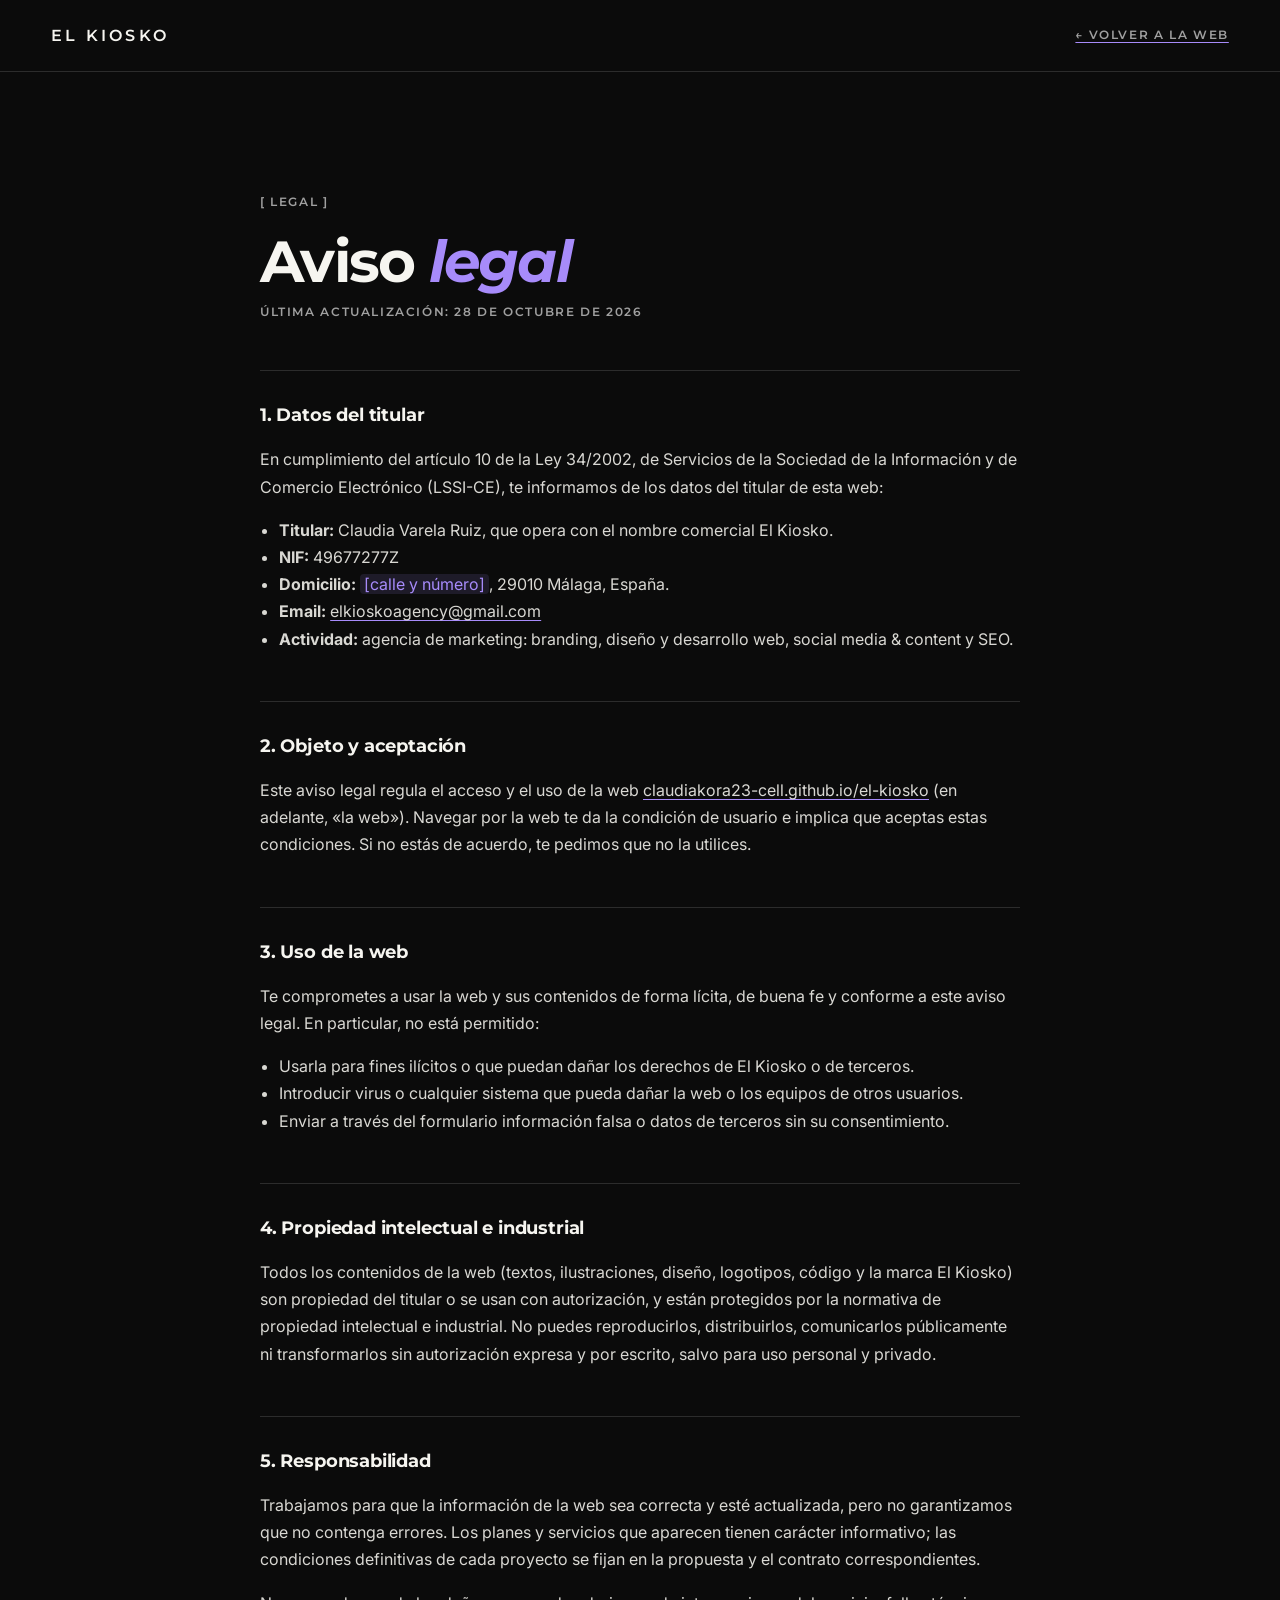
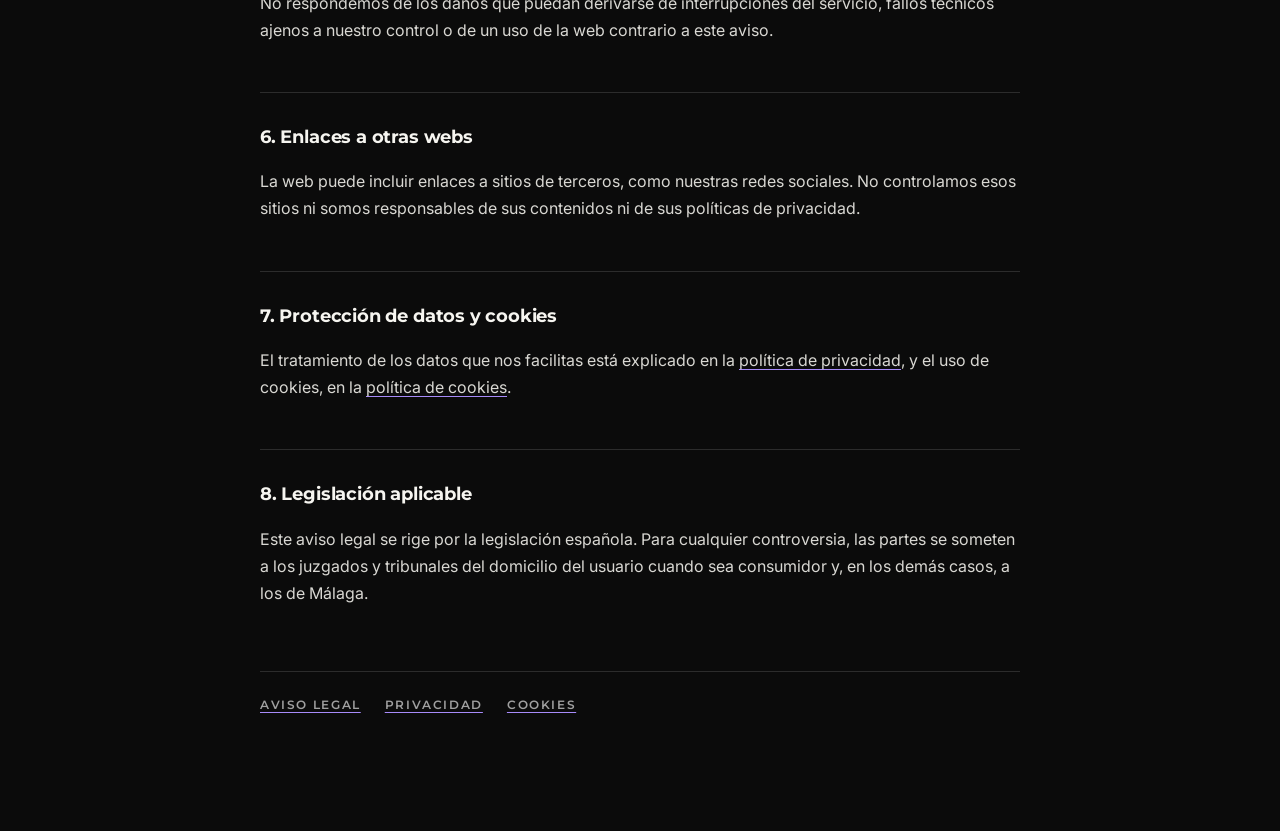
<file: aviso-legal.html>
<!doctype html>
<html lang="es">
<head>
<meta charset="utf-8">
<meta name="viewport" content="width=device-width, initial-scale=1">
<meta name="robots" content="noindex, follow">
<link rel="preconnect" href="https://fonts.googleapis.com">
<link rel="preconnect" href="https://fonts.gstatic.com" crossorigin>
<link rel="stylesheet" href="https://fonts.googleapis.com/css2?family=Montserrat:ital,wght@0,400..800;1,500..800&family=Inter:wght@400..600&display=swap">
<link rel="stylesheet" href="legal.css">
<title>Aviso legal · El Kiosko</title>
<meta name="description" content="Aviso legal de El Kiosko, agencia de marketing: datos del titular y condiciones de uso de la web.">
</head>
<body>
<header class="top"><a class="logo" href="index.html">EL KIOSKO</a><a class="mono" href="index.html">← Volver a la web</a></header>
<main>
<span class="mono">[ Legal ]</span>
<h1>Aviso <em>legal</em></h1>
<p class="mono">Última actualización: 28 de octubre de 2026</p>

<h2>1. Datos del titular</h2>
<p>En cumplimiento del artículo 10 de la Ley 34/2002, de Servicios de la Sociedad de la Información y de Comercio Electrónico (LSSI-CE), te informamos de los datos del titular de esta web:</p>
<ul>
<li><strong>Titular:</strong> Claudia Varela Ruiz, que opera con el nombre comercial El Kiosko.</li>
<li><strong>NIF:</strong> 49677277Z</li>
<li><strong>Domicilio:</strong> <span class="tbd">[calle y número]</span>, 29010 Málaga, España.</li>
<li><strong>Email:</strong> <a href="mailto:elkioskoagency@gmail.com">elkioskoagency@gmail.com</a></li>
<li><strong>Actividad:</strong> agencia de marketing: branding, diseño y desarrollo web, social media &amp; content y SEO.</li>
</ul>

<h2>2. Objeto y aceptación</h2>
<p>Este aviso legal regula el acceso y el uso de la web <a href="https://claudiakora23-cell.github.io/el-kiosko/">claudiakora23-cell.github.io/el-kiosko</a> (en adelante, «la web»). Navegar por la web te da la condición de usuario e implica que aceptas estas condiciones. Si no estás de acuerdo, te pedimos que no la utilices.</p>

<h2>3. Uso de la web</h2>
<p>Te comprometes a usar la web y sus contenidos de forma lícita, de buena fe y conforme a este aviso legal. En particular, no está permitido:</p>
<ul>
<li>Usarla para fines ilícitos o que puedan dañar los derechos de El Kiosko o de terceros.</li>
<li>Introducir virus o cualquier sistema que pueda dañar la web o los equipos de otros usuarios.</li>
<li>Enviar a través del formulario información falsa o datos de terceros sin su consentimiento.</li>
</ul>

<h2>4. Propiedad intelectual e industrial</h2>
<p>Todos los contenidos de la web (textos, ilustraciones, diseño, logotipos, código y la marca El Kiosko) son propiedad del titular o se usan con autorización, y están protegidos por la normativa de propiedad intelectual e industrial. No puedes reproducirlos, distribuirlos, comunicarlos públicamente ni transformarlos sin autorización expresa y por escrito, salvo para uso personal y privado.</p>

<h2>5. Responsabilidad</h2>
<p>Trabajamos para que la información de la web sea correcta y esté actualizada, pero no garantizamos que no contenga errores. Los planes y servicios que aparecen tienen carácter informativo; las condiciones definitivas de cada proyecto se fijan en la propuesta y el contrato correspondientes.</p>
<p>No respondemos de los daños que puedan derivarse de interrupciones del servicio, fallos técnicos ajenos a nuestro control o de un uso de la web contrario a este aviso.</p>

<h2>6. Enlaces a otras webs</h2>
<p>La web puede incluir enlaces a sitios de terceros, como nuestras redes sociales. No controlamos esos sitios ni somos responsables de sus contenidos ni de sus políticas de privacidad.</p>

<h2>7. Protección de datos y cookies</h2>
<p>El tratamiento de los datos que nos facilitas está explicado en la <a href="privacidad.html">política de privacidad</a>, y el uso de cookies, en la <a href="cookies.html">política de cookies</a>.</p>

<h2>8. Legislación aplicable</h2>
<p>Este aviso legal se rige por la legislación española. Para cualquier controversia, las partes se someten a los juzgados y tribunales del domicilio del usuario cuando sea consumidor y, en los demás casos, a los de Málaga.</p>
<nav class="legal-nav mono" aria-label="Textos legales"><a href="aviso-legal.html">Aviso legal</a><a href="privacidad.html">Privacidad</a><a href="cookies.html">Cookies</a></nav>
</main>
</body>
</html>
</file>
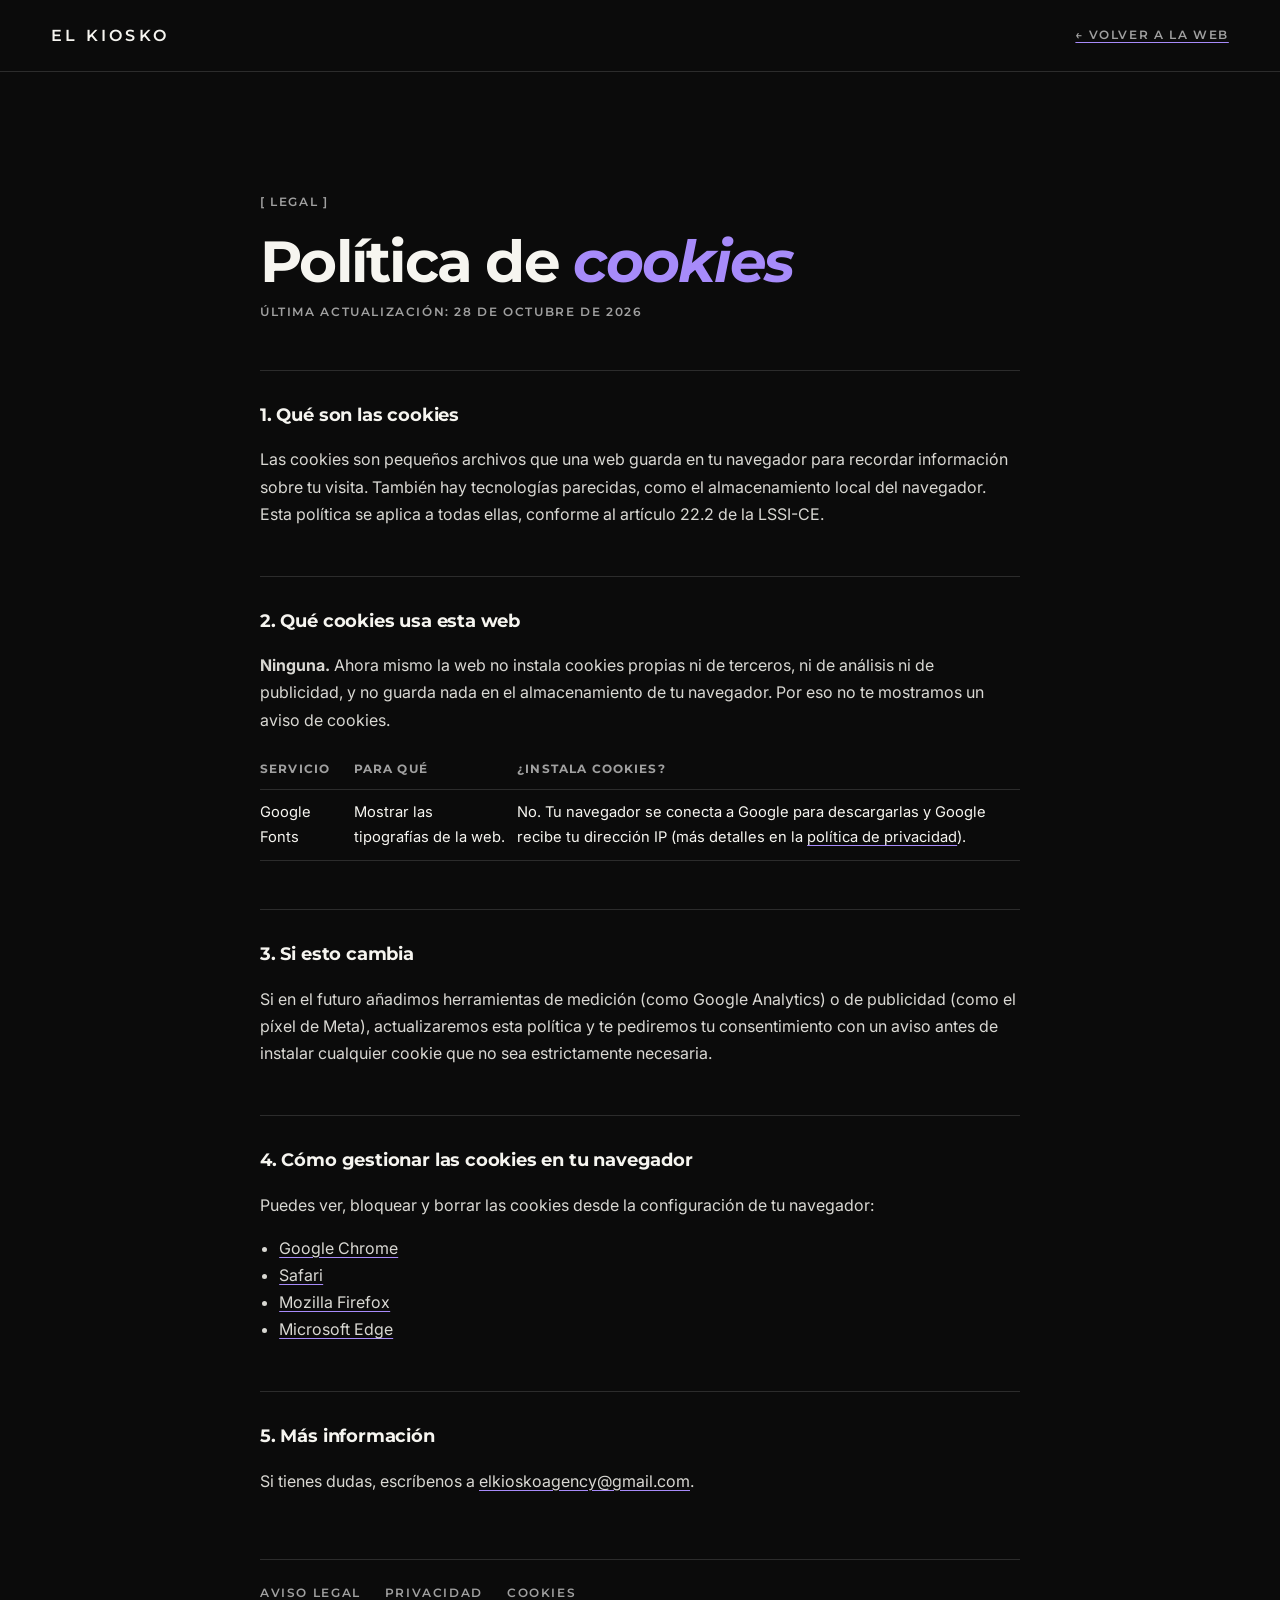
<file: cookies.html>
<!doctype html>
<html lang="es">
<head>
<meta charset="utf-8">
<meta name="viewport" content="width=device-width, initial-scale=1">
<meta name="robots" content="noindex, follow">
<link rel="preconnect" href="https://fonts.googleapis.com">
<link rel="preconnect" href="https://fonts.gstatic.com" crossorigin>
<link rel="stylesheet" href="https://fonts.googleapis.com/css2?family=Montserrat:ital,wght@0,400..800;1,500..800&family=Inter:wght@400..600&display=swap">
<link rel="stylesheet" href="legal.css">
<title>Política de cookies · El Kiosko</title>
<meta name="description" content="Política de cookies de El Kiosko: esta web no usa cookies de análisis ni de publicidad.">
</head>
<body>
<header class="top"><a class="logo" href="index.html">EL KIOSKO</a><a class="mono" href="index.html">← Volver a la web</a></header>
<main>
<span class="mono">[ Legal ]</span>
<h1>Política de <em>cookies</em></h1>
<p class="mono">Última actualización: 28 de octubre de 2026</p>

<h2>1. Qué son las cookies</h2>
<p>Las cookies son pequeños archivos que una web guarda en tu navegador para recordar información sobre tu visita. También hay tecnologías parecidas, como el almacenamiento local del navegador. Esta política se aplica a todas ellas, conforme al artículo 22.2 de la LSSI-CE.</p>

<h2>2. Qué cookies usa esta web</h2>
<p><strong>Ninguna.</strong> Ahora mismo la web no instala cookies propias ni de terceros, ni de análisis ni de publicidad, y no guarda nada en el almacenamiento de tu navegador. Por eso no te mostramos un aviso de cookies.</p>
<table>
<thead><tr><th>Servicio</th><th>Para qué</th><th>¿Instala cookies?</th></tr></thead>
<tbody>
<tr><td>Google Fonts</td><td>Mostrar las tipografías de la web.</td><td>No. Tu navegador se conecta a Google para descargarlas y Google recibe tu dirección IP (más detalles en la <a href="privacidad.html">política de privacidad</a>).</td></tr>
</tbody>
</table>

<h2>3. Si esto cambia</h2>
<p>Si en el futuro añadimos herramientas de medición (como Google Analytics) o de publicidad (como el píxel de Meta), actualizaremos esta política y te pediremos tu consentimiento con un aviso antes de instalar cualquier cookie que no sea estrictamente necesaria.</p>

<h2>4. Cómo gestionar las cookies en tu navegador</h2>
<p>Puedes ver, bloquear y borrar las cookies desde la configuración de tu navegador:</p>
<ul>
<li><a href="https://support.google.com/chrome/answer/95647?hl=es" rel="noopener">Google Chrome</a></li>
<li><a href="https://support.apple.com/es-es/guide/safari/sfri11471/mac" rel="noopener">Safari</a></li>
<li><a href="https://support.mozilla.org/es/kb/Borrar%20cookies" rel="noopener">Mozilla Firefox</a></li>
<li><a href="https://support.microsoft.com/es-es/microsoft-edge/eliminar-las-cookies-en-microsoft-edge-63947406-40ac-c3b8-57b9-2a946a29ae09" rel="noopener">Microsoft Edge</a></li>
</ul>

<h2>5. Más información</h2>
<p>Si tienes dudas, escríbenos a <a href="mailto:elkioskoagency@gmail.com">elkioskoagency@gmail.com</a>.</p>
<nav class="legal-nav mono" aria-label="Textos legales"><a href="aviso-legal.html">Aviso legal</a><a href="privacidad.html">Privacidad</a><a href="cookies.html">Cookies</a></nav>
</main>
</body>
</html>
</file>
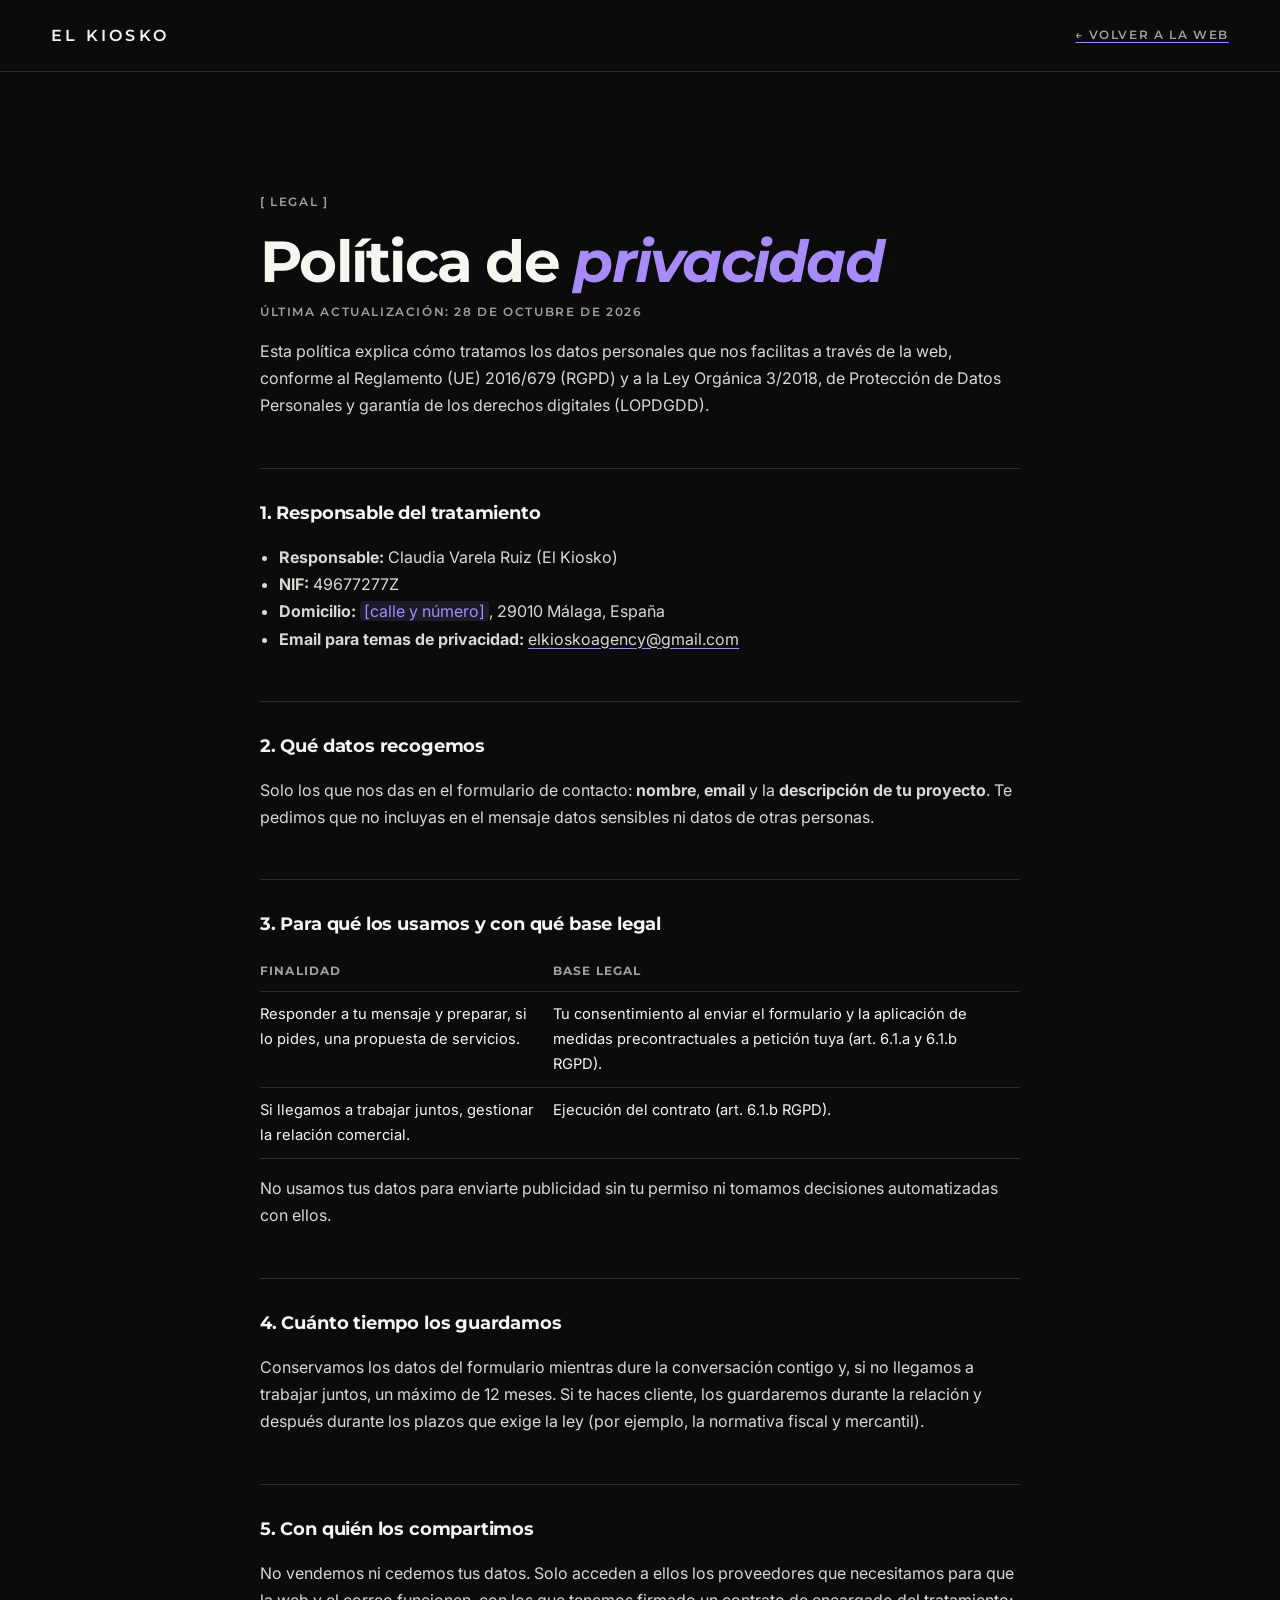
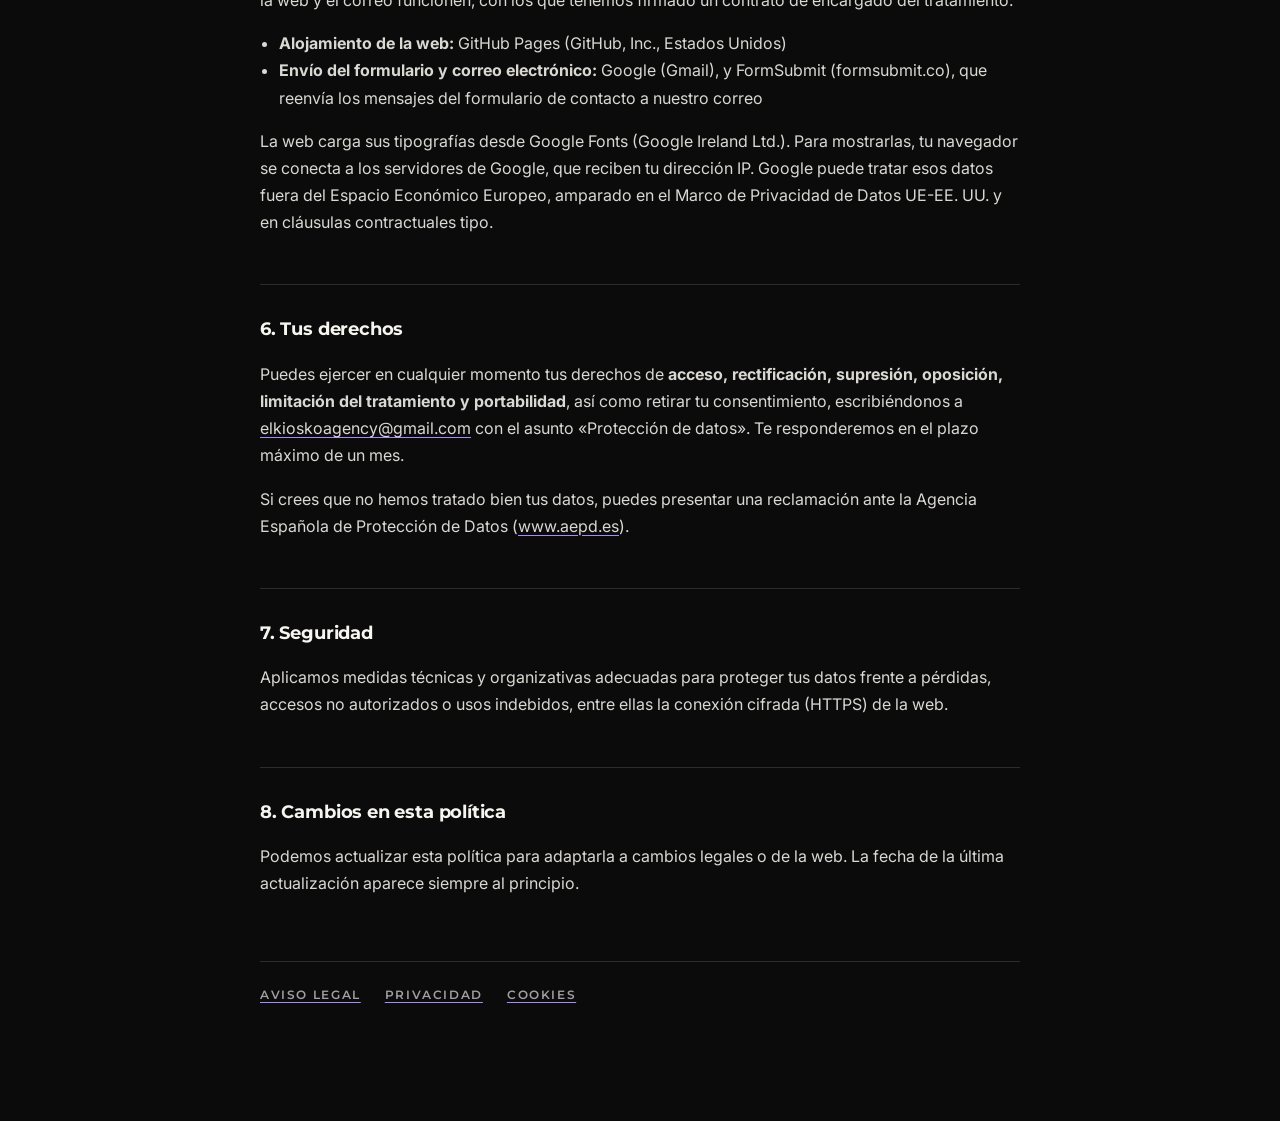
<file: privacidad.html>
<!doctype html>
<html lang="es">
<head>
<meta charset="utf-8">
<meta name="viewport" content="width=device-width, initial-scale=1">
<meta name="robots" content="noindex, follow">
<link rel="preconnect" href="https://fonts.googleapis.com">
<link rel="preconnect" href="https://fonts.gstatic.com" crossorigin>
<link rel="stylesheet" href="https://fonts.googleapis.com/css2?family=Montserrat:ital,wght@0,400..800;1,500..800&family=Inter:wght@400..600&display=swap">
<link rel="stylesheet" href="legal.css">
<title>Política de privacidad · El Kiosko</title>
<meta name="description" content="Política de privacidad de El Kiosko: qué datos recogemos en el formulario de contacto, para qué y cuáles son tus derechos.">
</head>
<body>
<header class="top"><a class="logo" href="index.html">EL KIOSKO</a><a class="mono" href="index.html">← Volver a la web</a></header>
<main>
<span class="mono">[ Legal ]</span>
<h1>Política de <em>privacidad</em></h1>
<p class="mono">Última actualización: 28 de octubre de 2026</p>
<p>Esta política explica cómo tratamos los datos personales que nos facilitas a través de la web, conforme al Reglamento (UE) 2016/679 (RGPD) y a la Ley Orgánica 3/2018, de Protección de Datos Personales y garantía de los derechos digitales (LOPDGDD).</p>

<h2>1. Responsable del tratamiento</h2>
<ul>
<li><strong>Responsable:</strong> Claudia Varela Ruiz (El Kiosko)</li>
<li><strong>NIF:</strong> 49677277Z</li>
<li><strong>Domicilio:</strong> <span class="tbd">[calle y número]</span>, 29010 Málaga, España</li>
<li><strong>Email para temas de privacidad:</strong> <a href="mailto:elkioskoagency@gmail.com">elkioskoagency@gmail.com</a></li>
</ul>

<h2>2. Qué datos recogemos</h2>
<p>Solo los que nos das en el formulario de contacto: <strong>nombre</strong>, <strong>email</strong> y la <strong>descripción de tu proyecto</strong>. Te pedimos que no incluyas en el mensaje datos sensibles ni datos de otras personas.</p>

<h2>3. Para qué los usamos y con qué base legal</h2>
<table>
<thead><tr><th>Finalidad</th><th>Base legal</th></tr></thead>
<tbody>
<tr><td>Responder a tu mensaje y preparar, si lo pides, una propuesta de servicios.</td><td>Tu consentimiento al enviar el formulario y la aplicación de medidas precontractuales a petición tuya (art. 6.1.a y 6.1.b RGPD).</td></tr>
<tr><td>Si llegamos a trabajar juntos, gestionar la relación comercial.</td><td>Ejecución del contrato (art. 6.1.b RGPD).</td></tr>
</tbody>
</table>
<p>No usamos tus datos para enviarte publicidad sin tu permiso ni tomamos decisiones automatizadas con ellos.</p>

<h2>4. Cuánto tiempo los guardamos</h2>
<p>Conservamos los datos del formulario mientras dure la conversación contigo y, si no llegamos a trabajar juntos, un máximo de 12 meses. Si te haces cliente, los guardaremos durante la relación y después durante los plazos que exige la ley (por ejemplo, la normativa fiscal y mercantil).</p>

<h2>5. Con quién los compartimos</h2>
<p>No vendemos ni cedemos tus datos. Solo acceden a ellos los proveedores que necesitamos para que la web y el correo funcionen, con los que tenemos firmado un contrato de encargado del tratamiento:</p>
<ul>
<li><strong>Alojamiento de la web:</strong> GitHub Pages (GitHub, Inc., Estados Unidos)</li>
<li><strong>Envío del formulario y correo electrónico:</strong> Google (Gmail), y FormSubmit (formsubmit.co), que reenvía los mensajes del formulario de contacto a nuestro correo</li>
</ul>
<p>La web carga sus tipografías desde Google Fonts (Google Ireland Ltd.). Para mostrarlas, tu navegador se conecta a los servidores de Google, que reciben tu dirección IP. Google puede tratar esos datos fuera del Espacio Económico Europeo, amparado en el Marco de Privacidad de Datos UE-EE. UU. y en cláusulas contractuales tipo.</p>

<h2>6. Tus derechos</h2>
<p>Puedes ejercer en cualquier momento tus derechos de <strong>acceso, rectificación, supresión, oposición, limitación del tratamiento y portabilidad</strong>, así como retirar tu consentimiento, escribiéndonos a <a href="mailto:elkioskoagency@gmail.com">elkioskoagency@gmail.com</a> con el asunto «Protección de datos». Te responderemos en el plazo máximo de un mes.</p>
<p>Si crees que no hemos tratado bien tus datos, puedes presentar una reclamación ante la Agencia Española de Protección de Datos (<a href="https://www.aepd.es" rel="noopener">www.aepd.es</a>).</p>

<h2>7. Seguridad</h2>
<p>Aplicamos medidas técnicas y organizativas adecuadas para proteger tus datos frente a pérdidas, accesos no autorizados o usos indebidos, entre ellas la conexión cifrada (HTTPS) de la web.</p>

<h2>8. Cambios en esta política</h2>
<p>Podemos actualizar esta política para adaptarla a cambios legales o de la web. La fecha de la última actualización aparece siempre al principio.</p>
<nav class="legal-nav mono" aria-label="Textos legales"><a href="aviso-legal.html">Aviso legal</a><a href="privacidad.html">Privacidad</a><a href="cookies.html">Cookies</a></nav>
</main>
</body>
</html>
</file>
<file: legal.css>
/* Páginas legales: mismos tokens y tipografías que index.html, en una columna de lectura */
:root{--ink:#0B0B0B;--ink-2:#161616;--line:#2C2C2C;--mute:#A0A0A0;--bone:#F6F5F0;--accent:#A78BFA;--f-display:"Montserrat","Helvetica Neue",Arial,sans-serif;--f-body:"Inter","Helvetica Neue",Arial,sans-serif;--pad:clamp(16px,4vw,56px);color-scheme:dark}
*,*::before,*::after{box-sizing:border-box}
body{margin:0;background:var(--ink);color:var(--bone);font-family:var(--f-body);font-size:16px;line-height:1.7;-webkit-font-smoothing:antialiased}
a{color:inherit;text-decoration-color:var(--accent);text-underline-offset:3px}
a:hover{color:var(--accent)}
.top{display:flex;justify-content:space-between;align-items:center;gap:16px;padding:22px var(--pad);border-bottom:1px solid var(--line)}
.logo{font-family:var(--f-display);font-weight:600;letter-spacing:.2em;text-decoration:none}
.mono{font-family:var(--f-display);font-size:.72rem;font-weight:600;letter-spacing:.14em;text-transform:uppercase;color:var(--mute)}
main{width:min(100% - 2 * var(--pad),760px);margin:0 auto;padding-block:clamp(56px,9vw,120px)}
h1{font-family:var(--f-display);font-size:clamp(2.2rem,5vw,3.6rem);font-weight:700;letter-spacing:-.03em;line-height:1.05;margin:16px 0 10px}
h1 em{font-style:italic;color:var(--accent)}
h2{font-family:var(--f-display);font-size:1.15rem;font-weight:700;letter-spacing:-.01em;margin:48px 0 10px;padding-top:28px;border-top:1px solid var(--line)}
p,li{color:#D9D8D3}
ul{padding-left:1.2em}
table{width:100%;border-collapse:collapse;font-size:.92rem;margin:12px 0}
th,td{text-align:left;padding:10px 12px 10px 0;border-bottom:1px solid var(--line);vertical-align:top}
th{font-family:var(--f-display);font-size:.72rem;letter-spacing:.1em;text-transform:uppercase;color:var(--mute)}
/* Datos que faltan por rellenar */
.tbd{color:var(--accent);background:rgba(167,139,250,.12);border-radius:4px;padding:0 4px}
.legal-nav{display:flex;flex-wrap:wrap;gap:8px 24px;margin-top:64px;padding-top:24px;border-top:1px solid var(--line)}
</file>
